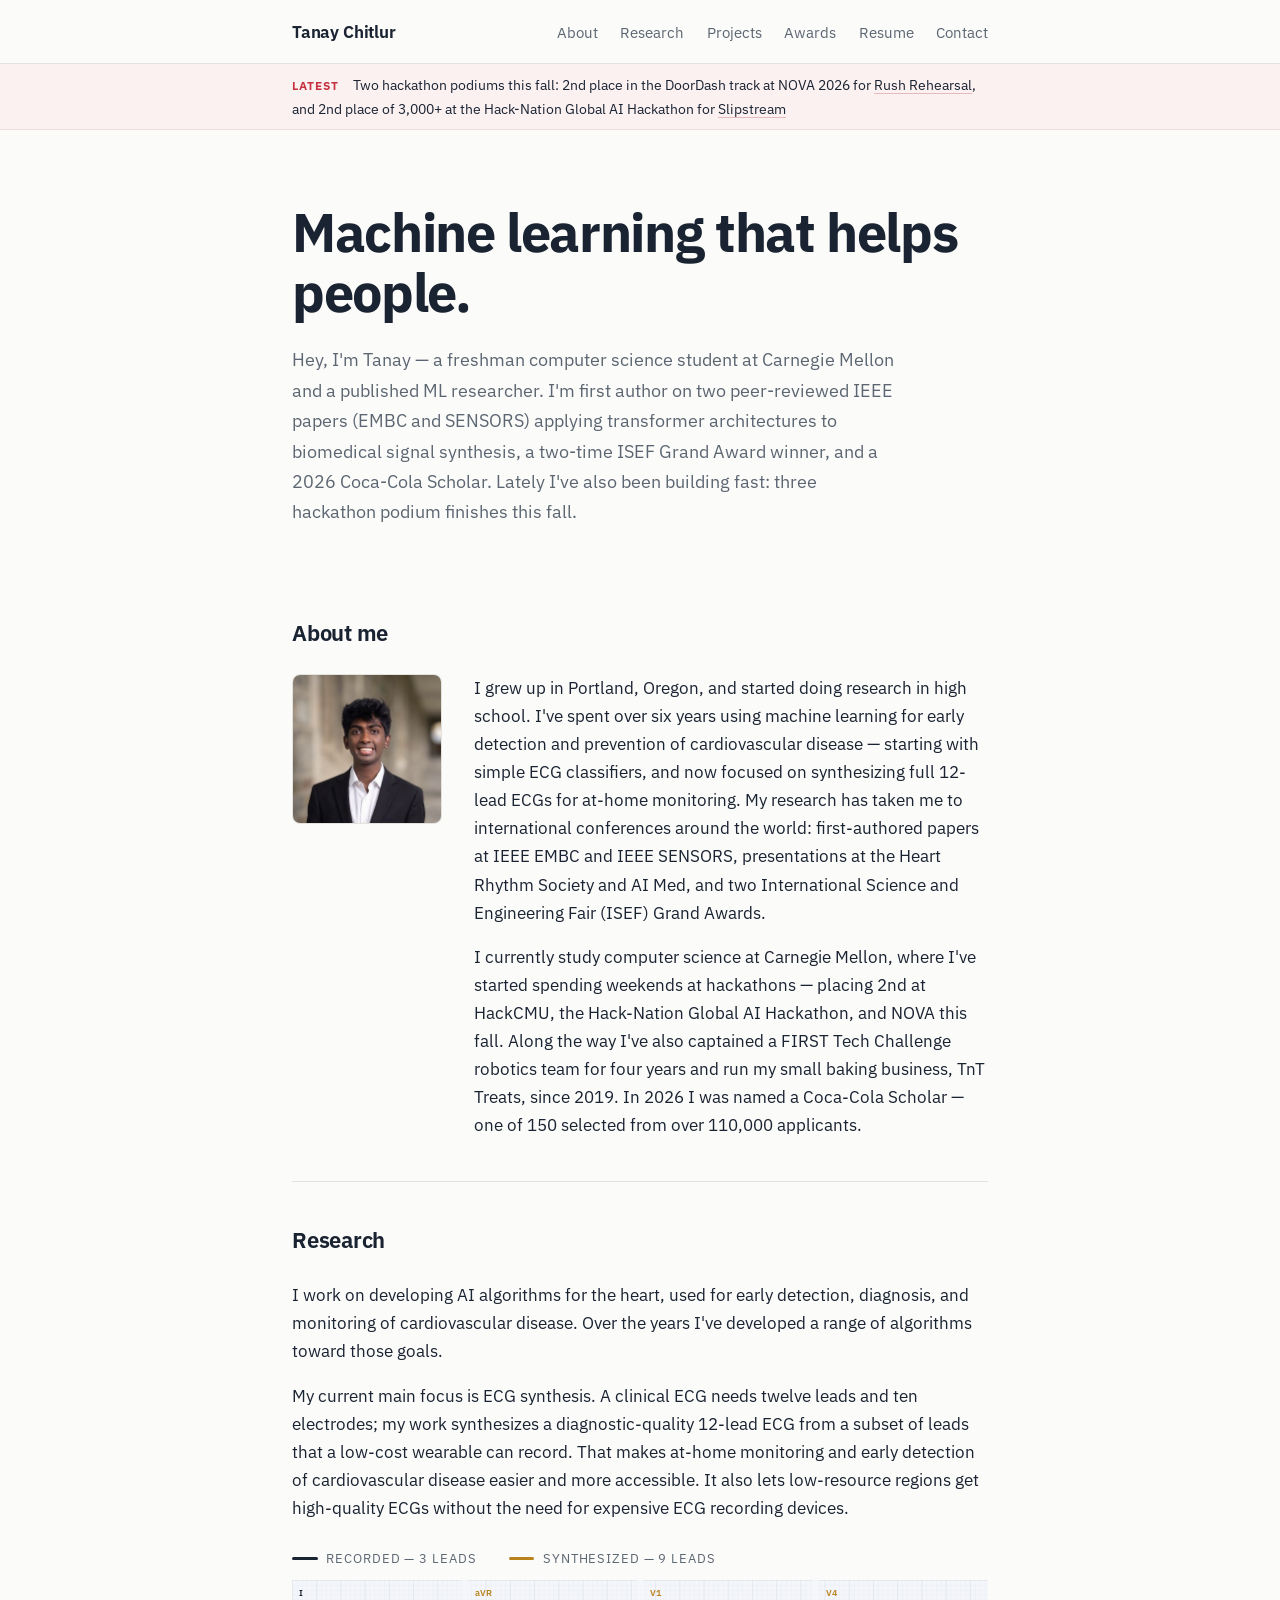
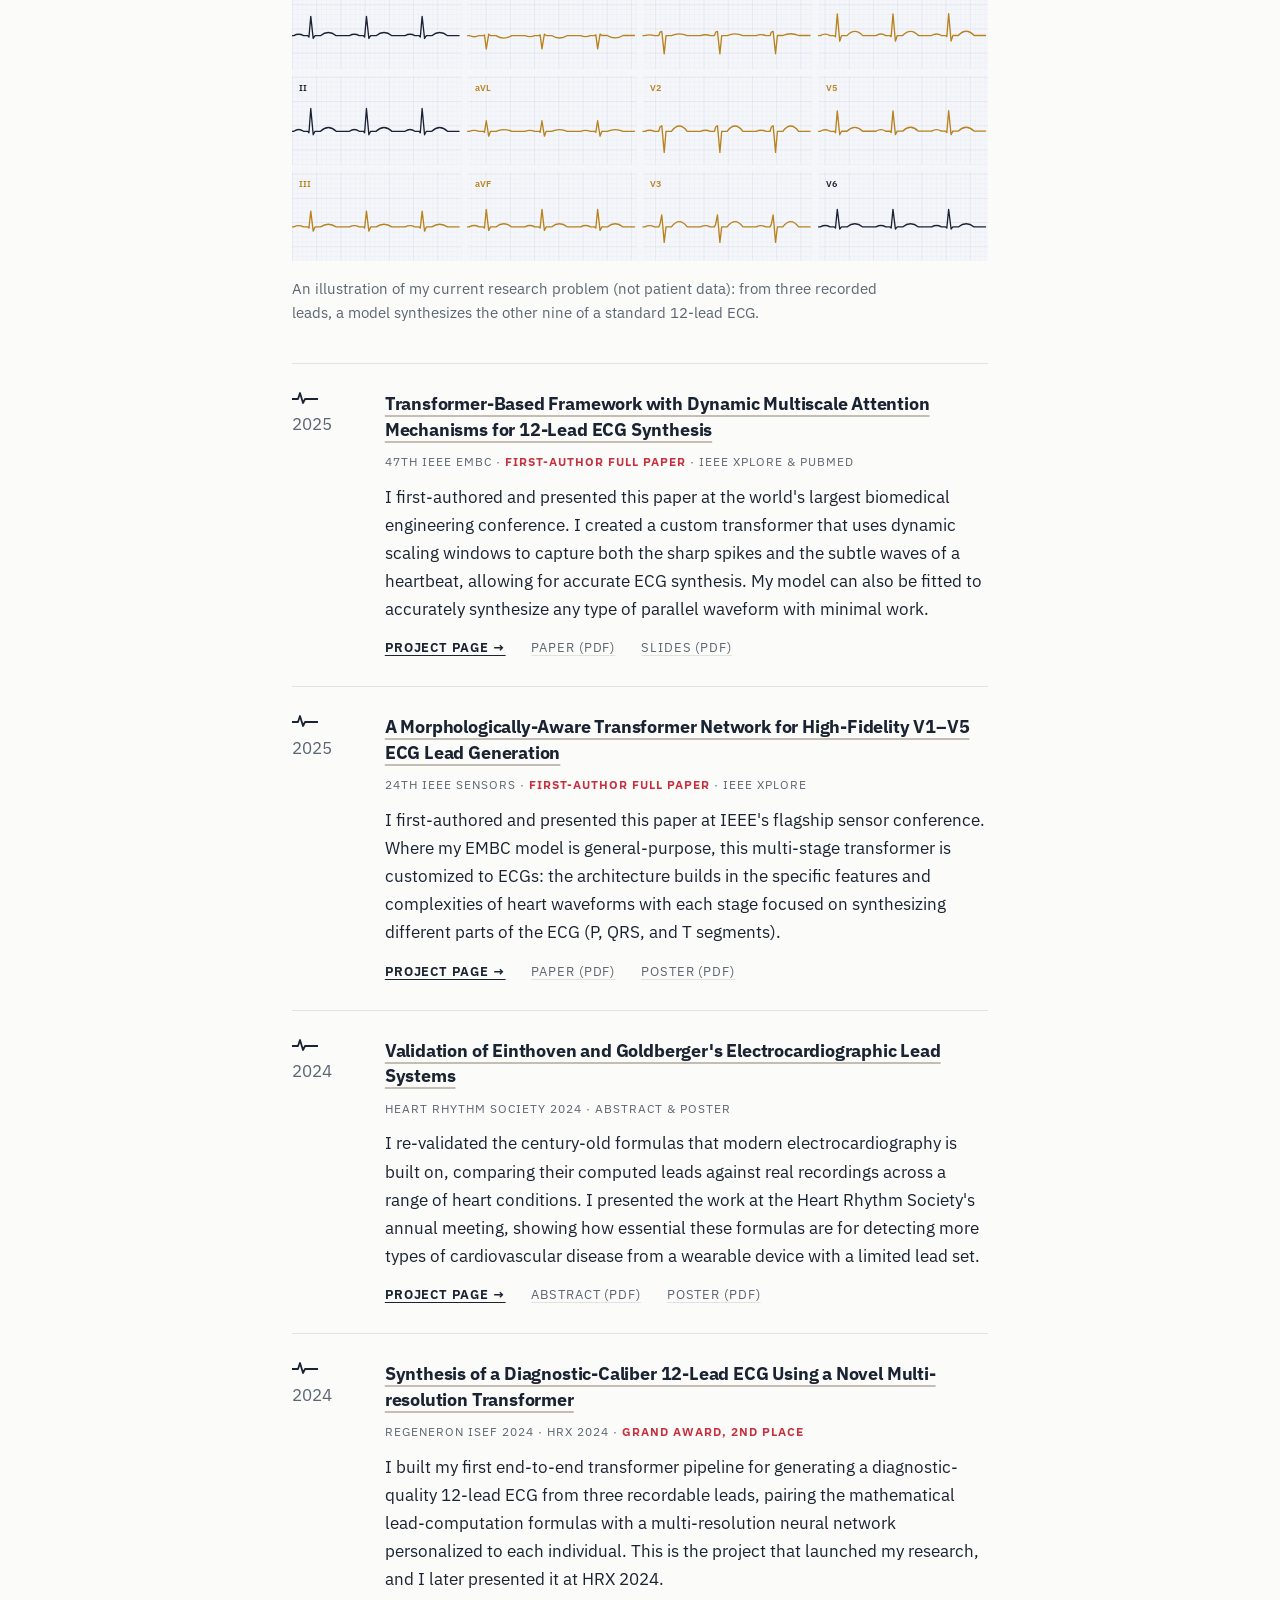
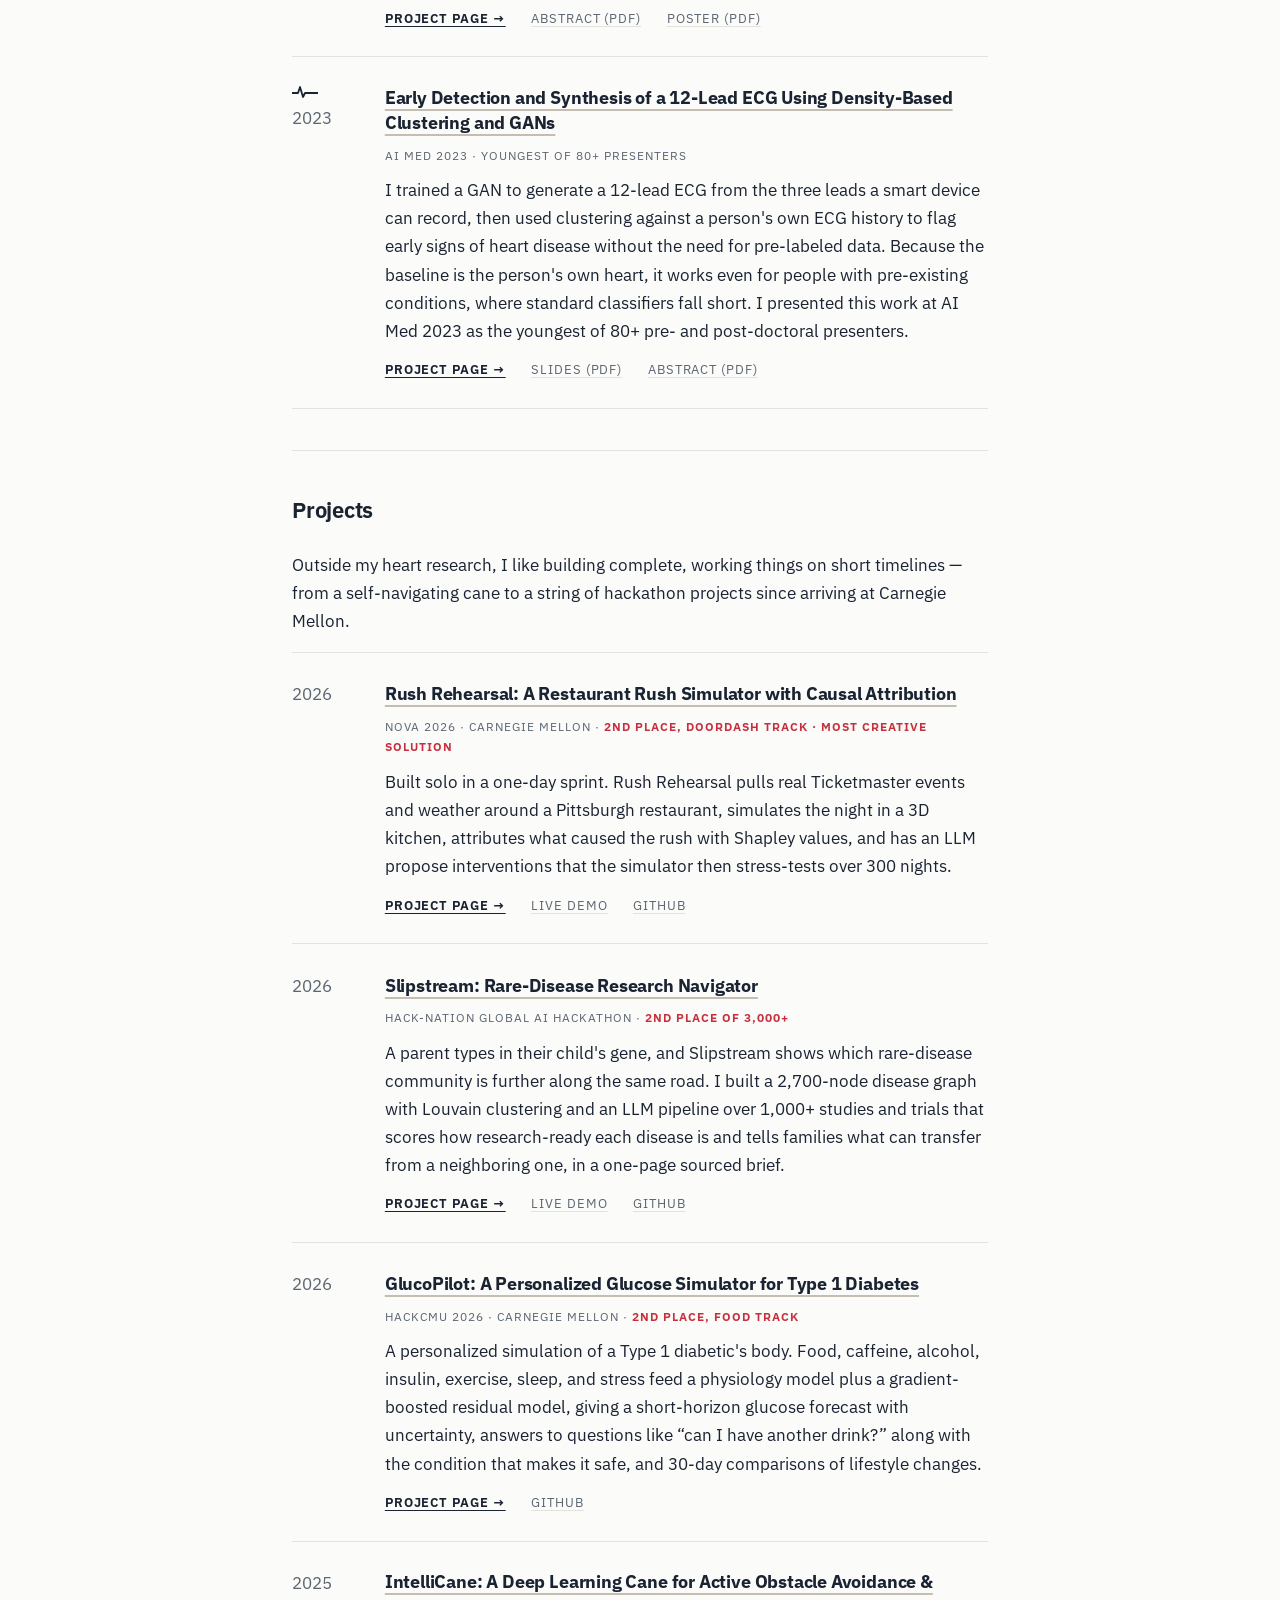
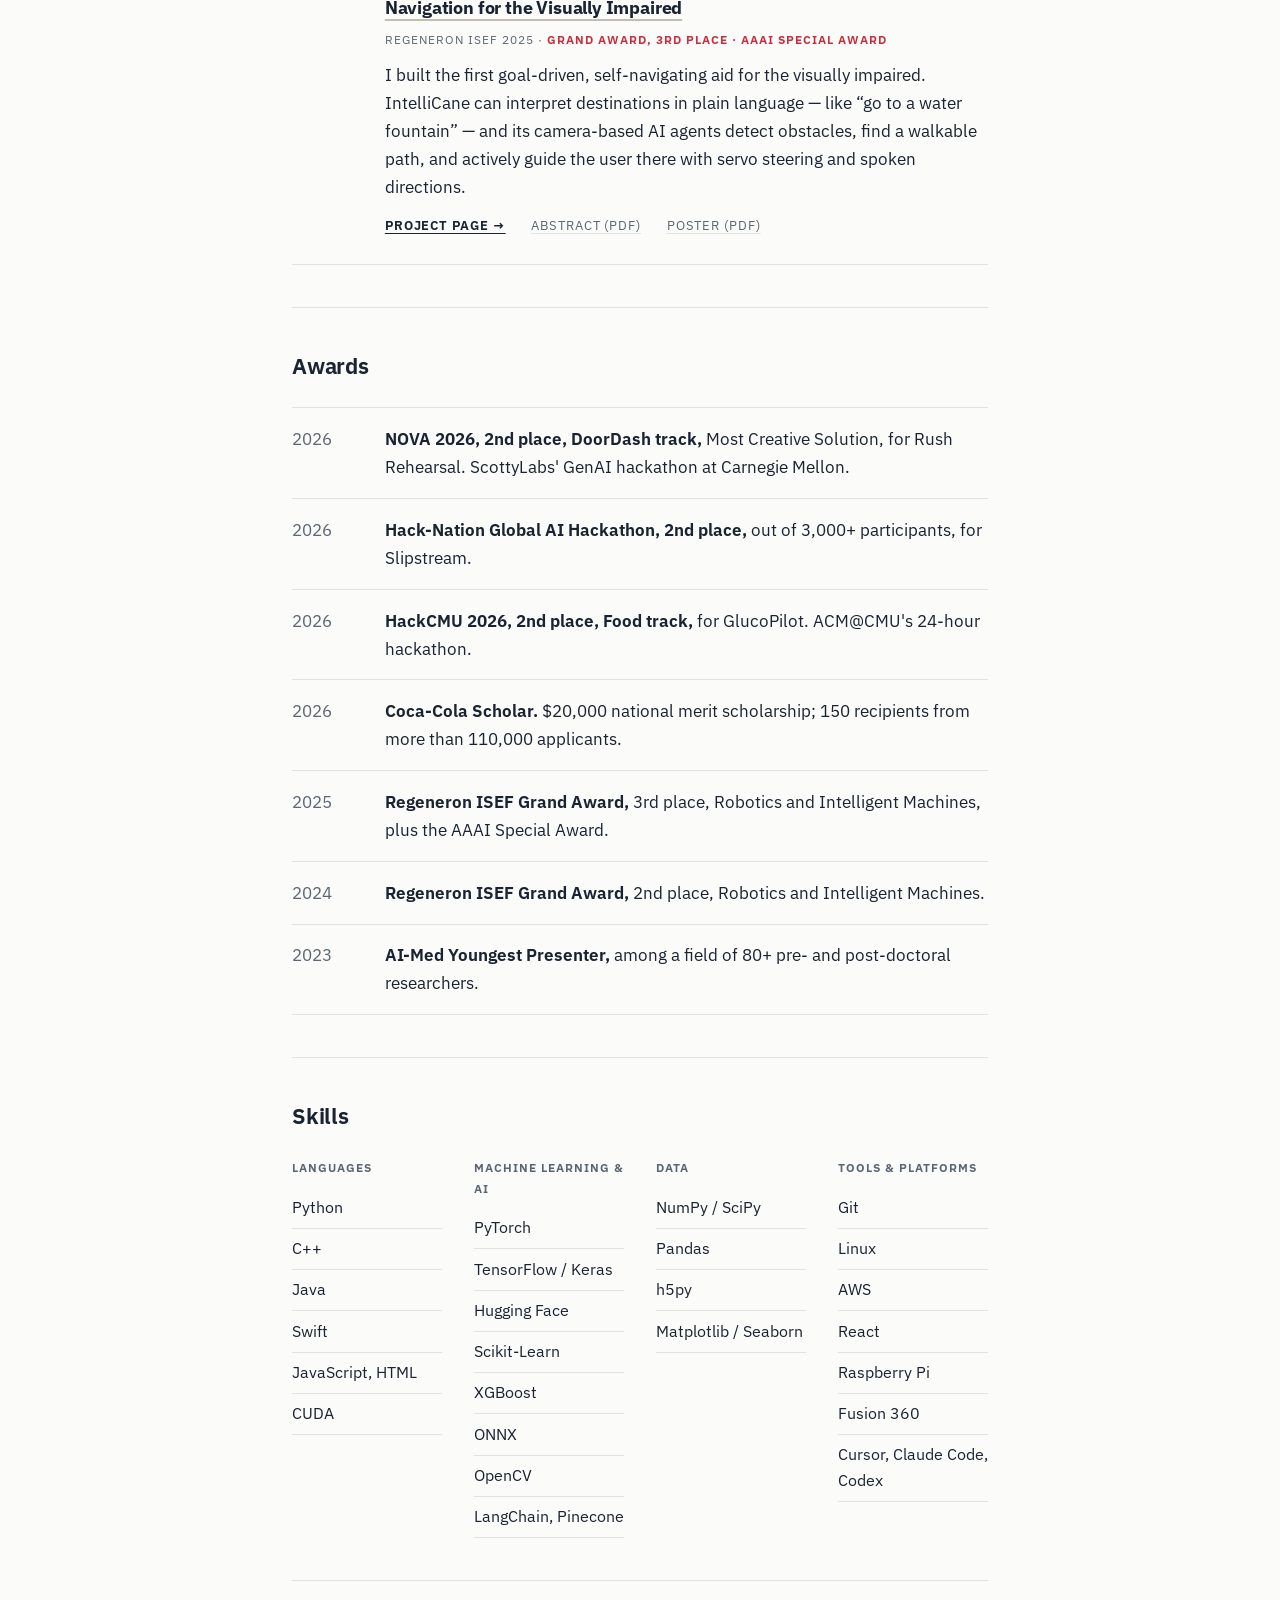
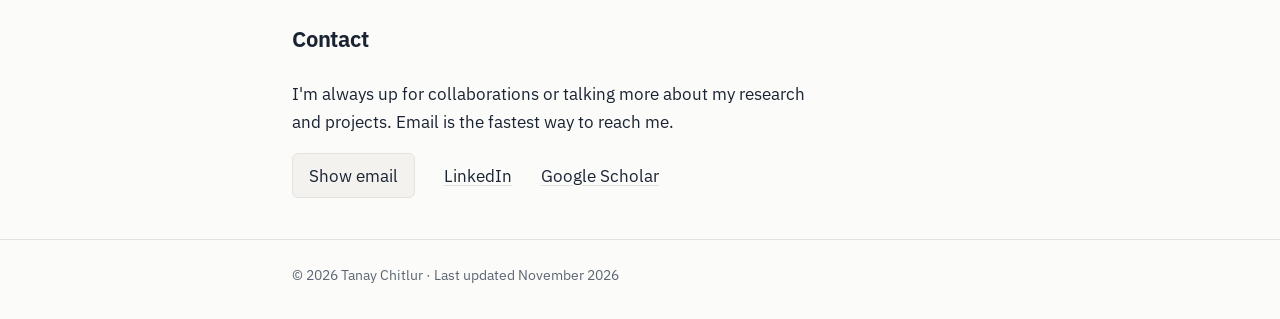
<file: index.html>
<!DOCTYPE html>
<html lang="en">
<head>
<meta charset="utf-8">
<meta name="viewport" content="width=device-width, initial-scale=1">
<title>Tanay Chitlur — ML researcher & CS student</title>
<meta name="description" content="Tanay Chitlur is a Carnegie Mellon computer science student and published machine learning researcher working on transformer architectures for biomedical signal synthesis, and an award-winning hackathon builder.">
<link rel="canonical" href="https://tanaychitlur.com/">
<link rel="icon" href="/favicon.png" sizes="96x96" type="image/png">
<link rel="icon" href="/favicon.ico" sizes="48x48">
<link rel="apple-touch-icon" href="/images/apple-touch-icon.png">
<link rel="preconnect" href="https://fonts.googleapis.com">
<link rel="preconnect" href="https://fonts.gstatic.com" crossorigin>
<link href="https://fonts.googleapis.com/css2?family=IBM+Plex+Sans:wght@400;600;650;700&display=swap" rel="stylesheet">
<link rel="stylesheet" href="css/style.css?v=7">
</head>
<body>

<header class="site">
  <div class="wrap">
    <a class="wordmark" href="index.html">Tanay Chitlur</a>
    <nav class="main">
      <a href="#about">About</a>
      <a href="#research">Research</a>
      <a href="#projects">Projects</a>
      <a href="#awards">Awards</a>
      <a href="files/tanay-chitlur-resume.pdf">Resume</a>
      <a href="#contact">Contact</a>
    </nav>
  </div>
</header>

<div class="update-bar">
  <div class="wrap"><span class="update-label">Latest</span> Two hackathon podiums this fall: 2nd place in the DoorDash track at NOVA 2026 for <a href="projects/nova-2026.html">Rush Rehearsal</a>, and 2nd place of 3,000+ at the Hack-Nation Global AI Hackathon for <a href="projects/hack-nation-2026.html">Slipstream</a></div>
</div>


<main class="wrap">

  <div class="hero">
    <h1>Machine learning that helps people.</h1>
    <p class="lede">Hey, I'm Tanay — a freshman computer science student at Carnegie Mellon and a published ML researcher. I'm first author on two peer-reviewed IEEE papers (EMBC and SENSORS) applying transformer architectures to biomedical signal synthesis, a two-time ISEF Grand Award winner, and a 2026 Coca-Cola Scholar. Lately I've also been building fast: three hackathon podium finishes this fall.</p>
  </div>

  <section id="about">
    <h2>About me</h2>
    <div class="about-grid">
      <img src="images/profile.jpg" alt="Portrait of Tanay Chitlur">
      <div>
        <p>I grew up in Portland, Oregon, and started doing research in high school. I've spent over six years using machine learning for early detection and prevention of cardiovascular disease &mdash; starting with simple ECG classifiers, and now focused on synthesizing full 12-lead ECGs for at-home monitoring. My research has taken me to international conferences around the world: first-authored papers at IEEE EMBC and IEEE SENSORS, presentations at the Heart Rhythm Society and AI Med, and two International Science and Engineering Fair (ISEF) Grand Awards.</p>
        <p>I currently study computer science at Carnegie Mellon, where I've started spending weekends at hackathons &mdash; placing 2nd at HackCMU, the Hack-Nation Global AI Hackathon, and NOVA this fall. Along the way I've also captained a FIRST Tech Challenge robotics team for four years and run my small baking business, TnT Treats, since 2019. In 2026 I was named a Coca-Cola Scholar &mdash; one of 150 selected from over 110,000 applicants.</p>
      </div>
    </div>
  </section>

  <section id="research">
    <h2>Research</h2>
    <p>I work on developing AI algorithms for the heart, used for early detection, diagnosis, and monitoring of cardiovascular disease. Over the years I've developed a range of algorithms toward those goals.</p>

    <p>My current main focus is ECG synthesis. A clinical ECG needs twelve leads and ten electrodes; my work synthesizes a diagnostic-quality 12-lead ECG from a subset of leads that a low-cost wearable can record. That makes at-home monitoring and early detection of cardiovascular disease easier and more accessible. It also lets low-resource regions get high-quality ECGs without the need for expensive ECG recording devices.</p>

    <figure class="ecg-figure">
      <div class="ecg-legend">
        <span><span class="swatch navy"></span>Recorded — 3 leads</span>
        <span><span class="swatch amber"></span>Synthesized — 9 leads</span>
      </div>
      <div class="ecg-scroll"><svg viewBox="0 0 1150 464" xmlns="http://www.w3.org/2000/svg" role="img" aria-label="A 12-lead ECG layout: leads I, II, and V6 are recorded; the other nine leads are synthesized by a model." style="width:100%;height:auto;display:block"><defs><pattern id="gsm" width="8" height="8" patternUnits="userSpaceOnUse"><path d="M 8 0 L 0 0 0 8" fill="none" stroke="#dde2ec" stroke-width="0.6"/></pattern><pattern id="gbg" width="40" height="40" patternUnits="userSpaceOnUse"><path d="M 40 0 L 0 0 0 40" fill="none" stroke="#c9d1e0" stroke-width="0.9"/></pattern></defs><rect width="1150" height="464" fill="#f4f6fa"/><rect x="0" y="0" width="280" height="148" fill="url(#gsm)"/><rect x="0" y="0" width="280" height="148" fill="url(#gbg)"/><text x="12" y="26" font-size="15" font-weight="600" fill="#1a2332">I</text><path d="M 0 92 l 3 0 q 8 -4.6 16 0 l 7 0 l 2 2.3 l 3 -34.2 l 4 36.5 l 3 -4.6 l 9 0 q 13 -10.4 26 0 l 19 0 l 3 0 q 8 -4.6 16 0 l 7 0 l 2 2.3 l 3 -34.2 l 4 36.5 l 3 -4.6 l 9 0 q 13 -10.4 26 0 l 19 0 l 3 0 q 8 -4.6 16 0 l 7 0 l 2 2.3 l 3 -34.2 l 4 36.5 l 3 -4.6 l 9 0 q 13 -10.4 26 0 l 19 0" fill="none" stroke="#1a2332" stroke-width="2.2" stroke-linecap="round" stroke-linejoin="round"/><rect x="290" y="0" width="280" height="148" fill="url(#gsm)"/><rect x="290" y="0" width="280" height="148" fill="url(#gbg)"/><text x="302" y="26" font-size="15" font-weight="600" fill="#b9821d">aVR</text><path d="M 290 92 l 3 0 q 8 3.5 16 0 l 7 0 l 2 -1.2 l 3 23.2 l 4 -24.4 l 3 2.3 l 9 0 q 13 8.1 26 0 l 19 0 l 3 0 q 8 3.5 16 0 l 7 0 l 2 -1.2 l 3 23.2 l 4 -24.4 l 3 2.3 l 9 0 q 13 8.1 26 0 l 19 0 l 3 0 q 8 3.5 16 0 l 7 0 l 2 -1.2 l 3 23.2 l 4 -24.4 l 3 2.3 l 9 0 q 13 8.1 26 0 l 19 0" fill="none" stroke="#b9821d" stroke-width="2.2" stroke-linecap="round" stroke-linejoin="round"/><rect x="580" y="0" width="280" height="148" fill="url(#gsm)"/><rect x="580" y="0" width="280" height="148" fill="url(#gbg)"/><text x="592" y="26" font-size="15" font-weight="600" fill="#b9821d">V1</text><path d="M 580 92 l 3 0 q 8 -2.9 16 0 l 7 0 l 2 -5.8 l 3 -1.2 l 4 37.1 l 3 -30.2 l 9 0 q 13 -5.8 26 0 l 19 0 l 3 0 q 8 -2.9 16 0 l 7 0 l 2 -5.8 l 3 -1.2 l 4 37.1 l 3 -30.2 l 9 0 q 13 -5.8 26 0 l 19 0 l 3 0 q 8 -2.9 16 0 l 7 0 l 2 -5.8 l 3 -1.2 l 4 37.1 l 3 -30.2 l 9 0 q 13 -5.8 26 0 l 19 0" fill="none" stroke="#b9821d" stroke-width="2.2" stroke-linecap="round" stroke-linejoin="round"/><rect x="870" y="0" width="280" height="148" fill="url(#gsm)"/><rect x="870" y="0" width="280" height="148" fill="url(#gbg)"/><text x="882" y="26" font-size="15" font-weight="600" fill="#b9821d">V4</text><path d="M 870 92 l 3 0 q 8 -5.2 16 0 l 7 0 l 2 1.7 l 3 -37.7 l 4 45.2 l 3 -9.3 l 9 0 q 13 -13.9 26 0 l 19 0 l 3 0 q 8 -5.2 16 0 l 7 0 l 2 1.7 l 3 -37.7 l 4 45.2 l 3 -9.3 l 9 0 q 13 -13.9 26 0 l 19 0 l 3 0 q 8 -5.2 16 0 l 7 0 l 2 1.7 l 3 -37.7 l 4 45.2 l 3 -9.3 l 9 0 q 13 -13.9 26 0 l 19 0" fill="none" stroke="#b9821d" stroke-width="2.2" stroke-linecap="round" stroke-linejoin="round"/><rect x="0" y="158" width="280" height="148" fill="url(#gsm)"/><rect x="0" y="158" width="280" height="148" fill="url(#gbg)"/><text x="12" y="184" font-size="15" font-weight="600" fill="#1a2332">II</text><path d="M 0 250 l 3 0 q 8 -5.8 16 0 l 7 0 l 2 2.3 l 3 -40.0 l 4 43.5 l 3 -5.8 l 9 0 q 13 -12.8 26 0 l 19 0 l 3 0 q 8 -5.8 16 0 l 7 0 l 2 2.3 l 3 -40.0 l 4 43.5 l 3 -5.8 l 9 0 q 13 -12.8 26 0 l 19 0 l 3 0 q 8 -5.8 16 0 l 7 0 l 2 2.3 l 3 -40.0 l 4 43.5 l 3 -5.8 l 9 0 q 13 -12.8 26 0 l 19 0" fill="none" stroke="#1a2332" stroke-width="2.2" stroke-linecap="round" stroke-linejoin="round"/><rect x="290" y="158" width="280" height="148" fill="url(#gsm)"/><rect x="290" y="158" width="280" height="148" fill="url(#gbg)"/><text x="302" y="184" font-size="15" font-weight="600" fill="#b9821d">aVL</text><path d="M 290 250 l 3 0 q 8 -2.9 16 0 l 7 0 l 2 1.7 l 3 -19.1 l 4 25.5 l 3 -8.1 l 9 0 q 13 -5.8 26 0 l 19 0 l 3 0 q 8 -2.9 16 0 l 7 0 l 2 1.7 l 3 -19.1 l 4 25.5 l 3 -8.1 l 9 0 q 13 -5.8 26 0 l 19 0 l 3 0 q 8 -2.9 16 0 l 7 0 l 2 1.7 l 3 -19.1 l 4 25.5 l 3 -8.1 l 9 0 q 13 -5.8 26 0 l 19 0" fill="none" stroke="#b9821d" stroke-width="2.2" stroke-linecap="round" stroke-linejoin="round"/><rect x="580" y="158" width="280" height="148" fill="url(#gsm)"/><rect x="580" y="158" width="280" height="148" fill="url(#gbg)"/><text x="592" y="184" font-size="15" font-weight="600" fill="#b9821d">V2</text><path d="M 580 250 l 3 0 q 8 -3.5 16 0 l 7 0 l 2 -7.0 l 3 -2.3 l 4 44.1 l 3 -34.8 l 9 0 q 13 -17.4 26 0 l 19 0 l 3 0 q 8 -3.5 16 0 l 7 0 l 2 -7.0 l 3 -2.3 l 4 44.1 l 3 -34.8 l 9 0 q 13 -17.4 26 0 l 19 0 l 3 0 q 8 -3.5 16 0 l 7 0 l 2 -7.0 l 3 -2.3 l 4 44.1 l 3 -34.8 l 9 0 q 13 -17.4 26 0 l 19 0" fill="none" stroke="#b9821d" stroke-width="2.2" stroke-linecap="round" stroke-linejoin="round"/><rect x="870" y="158" width="280" height="148" fill="url(#gsm)"/><rect x="870" y="158" width="280" height="148" fill="url(#gbg)"/><text x="882" y="184" font-size="15" font-weight="600" fill="#b9821d">V5</text><path d="M 870 250 l 3 0 q 8 -5.2 16 0 l 7 0 l 2 2.3 l 3 -36.0 l 4 39.4 l 3 -5.8 l 9 0 q 13 -12.8 26 0 l 19 0 l 3 0 q 8 -5.2 16 0 l 7 0 l 2 2.3 l 3 -36.0 l 4 39.4 l 3 -5.8 l 9 0 q 13 -12.8 26 0 l 19 0 l 3 0 q 8 -5.2 16 0 l 7 0 l 2 2.3 l 3 -36.0 l 4 39.4 l 3 -5.8 l 9 0 q 13 -12.8 26 0 l 19 0" fill="none" stroke="#b9821d" stroke-width="2.2" stroke-linecap="round" stroke-linejoin="round"/><rect x="0" y="316" width="280" height="148" fill="url(#gsm)"/><rect x="0" y="316" width="280" height="148" fill="url(#gbg)"/><text x="12" y="342" font-size="15" font-weight="600" fill="#b9821d">III</text><path d="M 0 408 l 3 0 q 8 -4.1 16 0 l 7 0 l 2 1.7 l 3 -27.8 l 4 33.1 l 3 -7.0 l 9 0 q 13 -8.7 26 0 l 19 0 l 3 0 q 8 -4.1 16 0 l 7 0 l 2 1.7 l 3 -27.8 l 4 33.1 l 3 -7.0 l 9 0 q 13 -8.7 26 0 l 19 0 l 3 0 q 8 -4.1 16 0 l 7 0 l 2 1.7 l 3 -27.8 l 4 33.1 l 3 -7.0 l 9 0 q 13 -8.7 26 0 l 19 0" fill="none" stroke="#b9821d" stroke-width="2.2" stroke-linecap="round" stroke-linejoin="round"/><rect x="290" y="316" width="280" height="148" fill="url(#gsm)"/><rect x="290" y="316" width="280" height="148" fill="url(#gbg)"/><text x="302" y="342" font-size="15" font-weight="600" fill="#b9821d">aVF</text><path d="M 290 408 l 3 0 q 8 -4.6 16 0 l 7 0 l 2 1.7 l 3 -30.7 l 4 34.8 l 3 -5.8 l 9 0 q 13 -10.4 26 0 l 19 0 l 3 0 q 8 -4.6 16 0 l 7 0 l 2 1.7 l 3 -30.7 l 4 34.8 l 3 -5.8 l 9 0 q 13 -10.4 26 0 l 19 0 l 3 0 q 8 -4.6 16 0 l 7 0 l 2 1.7 l 3 -30.7 l 4 34.8 l 3 -5.8 l 9 0 q 13 -10.4 26 0 l 19 0" fill="none" stroke="#b9821d" stroke-width="2.2" stroke-linecap="round" stroke-linejoin="round"/><rect x="580" y="316" width="280" height="148" fill="url(#gsm)"/><rect x="580" y="316" width="280" height="148" fill="url(#gbg)"/><text x="592" y="342" font-size="15" font-weight="600" fill="#b9821d">V3</text><path d="M 580 408 l 3 0 q 8 -4.1 16 0 l 7 0 l 2 -4.6 l 3 -15.1 l 4 45.2 l 3 -25.5 l 9 0 q 13 -17.4 26 0 l 19 0 l 3 0 q 8 -4.1 16 0 l 7 0 l 2 -4.6 l 3 -15.1 l 4 45.2 l 3 -25.5 l 9 0 q 13 -17.4 26 0 l 19 0 l 3 0 q 8 -4.1 16 0 l 7 0 l 2 -4.6 l 3 -15.1 l 4 45.2 l 3 -25.5 l 9 0 q 13 -17.4 26 0 l 19 0" fill="none" stroke="#b9821d" stroke-width="2.2" stroke-linecap="round" stroke-linejoin="round"/><rect x="870" y="316" width="280" height="148" fill="url(#gsm)"/><rect x="870" y="316" width="280" height="148" fill="url(#gbg)"/><text x="882" y="342" font-size="15" font-weight="600" fill="#1a2332">V6</text><path d="M 870 408 l 3 0 q 8 -4.6 16 0 l 7 0 l 2 1.7 l 3 -30.7 l 4 32.5 l 3 -3.5 l 9 0 q 13 -10.4 26 0 l 19 0 l 3 0 q 8 -4.6 16 0 l 7 0 l 2 1.7 l 3 -30.7 l 4 32.5 l 3 -3.5 l 9 0 q 13 -10.4 26 0 l 19 0 l 3 0 q 8 -4.6 16 0 l 7 0 l 2 1.7 l 3 -30.7 l 4 32.5 l 3 -3.5 l 9 0 q 13 -10.4 26 0 l 19 0" fill="none" stroke="#1a2332" stroke-width="2.2" stroke-linecap="round" stroke-linejoin="round"/></svg></div>
      <span class="scroll-hint">Swipe to see all 12 leads &#8594;</span>
      <figcaption>An illustration of my current research problem (not patient data): from three recorded leads, a model synthesizes the other nine of a standard 12-lead ECG.</figcaption>
    </figure>

    <ol class="pubs">

      <li>
        <div class="pub-year">
          <svg class="pub-mark" viewBox="0 0 26 14" aria-hidden="true"><path d="M0 8 h6 l2 -6 3 10 2 -4 h13"/></svg>
          <span>2025</span>
        </div>
        <div>
          <a class="pub-title" href="projects/embc-2025.html">Transformer-Based Framework with Dynamic Multiscale Attention Mechanisms for 12-Lead ECG Synthesis</a>
          <div class="pub-eyebrow">47th IEEE EMBC · <span class="award-inline">First-author full paper</span> · IEEE Xplore &amp; PubMed</div>
          <p class="pub-summary">I first-authored and presented this paper at the world's largest biomedical engineering conference. I created a custom transformer that uses dynamic scaling windows to capture both the sharp spikes and the subtle waves of a heartbeat, allowing for accurate ECG synthesis. My model can also be fitted to accurately synthesize any type of parallel waveform with minimal work.</p>
          <div class="pub-links">
            <a class="primary" href="projects/embc-2025.html">Project page &#8594;</a>
            <a href="files/embc-2025-paper.pdf" target="_blank" rel="noopener">Paper (PDF)</a>
            <a href="files/embc-2025-presentation.pdf" target="_blank" rel="noopener">Slides (PDF)</a>
          </div>
        </div>
      </li>

      <li>
        <div class="pub-year">
          <svg class="pub-mark" viewBox="0 0 26 14" aria-hidden="true"><path d="M0 8 h6 l2 -6 3 10 2 -4 h13"/></svg>
          <span>2025</span>
        </div>
        <div>
          <a class="pub-title" href="projects/sensors-2025.html">A Morphologically-Aware Transformer Network for High-Fidelity V1&ndash;V5 ECG Lead Generation</a>
          <div class="pub-eyebrow">24th IEEE Sensors · <span class="award-inline">First-author full paper</span> · IEEE Xplore</div>
          <p class="pub-summary">I first-authored and presented this paper at IEEE's flagship sensor conference. Where my EMBC model is general-purpose, this multi-stage transformer is customized to ECGs: the architecture builds in the specific features and complexities of heart waveforms with each stage focused on synthesizing different parts of the ECG (P, QRS, and T segments).</p>
          <div class="pub-links">
            <a class="primary" href="projects/sensors-2025.html">Project page &#8594;</a>
            <a href="files/sensors-2025-paper.pdf" target="_blank" rel="noopener">Paper (PDF)</a>
            <a href="files/sensors-2025-poster.pdf" target="_blank" rel="noopener">Poster (PDF)</a>
          </div>
        </div>
      </li>

      <li>
        <div class="pub-year">
          <svg class="pub-mark" viewBox="0 0 26 14" aria-hidden="true"><path d="M0 8 h6 l2 -6 3 10 2 -4 h13"/></svg>
          <span>2024</span>
        </div>
        <div>
          <a class="pub-title" href="projects/hrs-2024.html">Validation of Einthoven and Goldberger's Electrocardiographic Lead Systems</a>
          <div class="pub-eyebrow">Heart Rhythm Society 2024 · Abstract &amp; poster</div>
          <p class="pub-summary">I re-validated the century-old formulas that modern electrocardiography is built on, comparing their computed leads against real recordings across a range of heart conditions. I presented the work at the Heart Rhythm Society's annual meeting, showing how essential these formulas are for detecting more types of cardiovascular disease from a wearable device with a limited lead set.</p>
          <div class="pub-links">
            <a class="primary" href="projects/hrs-2024.html">Project page &#8594;</a>
            <a href="files/hrs-2024-abstract.pdf" target="_blank" rel="noopener">Abstract (PDF)</a>
            <a href="files/hrs-2024-poster.pdf" target="_blank" rel="noopener">Poster (PDF)</a>
          </div>
        </div>
      </li>

      <li>
        <div class="pub-year">
          <svg class="pub-mark" viewBox="0 0 26 14" aria-hidden="true"><path d="M0 8 h6 l2 -6 3 10 2 -4 h13"/></svg>
          <span>2024</span>
        </div>
        <div>
          <a class="pub-title" href="projects/isef-2024.html">Synthesis of a Diagnostic-Caliber 12-Lead ECG Using a Novel Multi-resolution Transformer</a>
          <div class="pub-eyebrow">Regeneron ISEF 2024 · HRX 2024 · <span class="award-inline">Grand Award, 2nd place</span></div>
          <p class="pub-summary">I built my first end-to-end transformer pipeline for generating a diagnostic-quality 12-lead ECG from three recordable leads, pairing the mathematical lead-computation formulas with a multi-resolution neural network personalized to each individual. This is the project that launched my research, and I later presented it at HRX 2024.</p>
          <div class="pub-links">
            <a class="primary" href="projects/isef-2024.html">Project page &#8594;</a>
            <a href="files/isef-2024-abstract.pdf" target="_blank" rel="noopener">Abstract (PDF)</a>
            <a href="files/isef-2024-poster.pdf" target="_blank" rel="noopener">Poster (PDF)</a>
          </div>
        </div>
      </li>

      <li>
        <div class="pub-year">
          <svg class="pub-mark" viewBox="0 0 26 14" aria-hidden="true"><path d="M0 8 h6 l2 -6 3 10 2 -4 h13"/></svg>
          <span>2023</span>
        </div>
        <div>
          <a class="pub-title" href="projects/ai-med-2023.html">Early Detection and Synthesis of a 12-Lead ECG Using Density-Based Clustering and GANs</a>
          <div class="pub-eyebrow">AI Med 2023 · Youngest of 80+ presenters</div>
          <p class="pub-summary">I trained a GAN to generate a 12-lead ECG from the three leads a smart device can record, then used clustering against a person's own ECG history to flag early signs of heart disease without the need for pre-labeled data. Because the baseline is the person's own heart, it works even for people with pre-existing conditions, where standard classifiers fall short. I presented this work at AI Med 2023 as the youngest of 80+ pre- and post-doctoral presenters.</p>
          <div class="pub-links">
            <a class="primary" href="projects/ai-med-2023.html">Project page &#8594;</a>
            <a href="files/ai-med-2023-presentation.pdf" target="_blank" rel="noopener">Slides (PDF)</a>
            <a href="files/ai-med-2023-abstract.pdf" target="_blank" rel="noopener">Abstract (PDF)</a>
          </div>
        </div>
      </li>

    </ol>
  </section>

  <section id="projects">
    <h2>Projects</h2>
    <p>Outside my heart research, I like building complete, working things on short timelines &mdash; from a self-navigating cane to a string of hackathon projects since arriving at Carnegie Mellon.</p>

    <ol class="pubs">

      <li>
        <div class="pub-year">
          <span>2026</span>
        </div>
        <div>
          <a class="pub-title" href="projects/nova-2026.html">Rush Rehearsal: A Restaurant Rush Simulator with Causal Attribution</a>
          <div class="pub-eyebrow">NOVA 2026 · Carnegie Mellon · <span class="award-inline">2nd place, DoorDash track · Most Creative Solution</span></div>
          <p class="pub-summary">Built solo in a one-day sprint. Rush Rehearsal pulls real Ticketmaster events and weather around a Pittsburgh restaurant, simulates the night in a 3D kitchen, attributes what caused the rush with Shapley values, and has an LLM propose interventions that the simulator then stress-tests over 300 nights.</p>
          <div class="pub-links">
            <a class="primary" href="projects/nova-2026.html">Project page &#8594;</a>
            <a href="https://rushhour-psi.vercel.app/" target="_blank" rel="noopener">Live demo</a>
            <a href="https://github.com/tchitlur/rushhour" target="_blank" rel="noopener">GitHub</a>
          </div>
        </div>
      </li>

      <li>
        <div class="pub-year">
          <span>2026</span>
        </div>
        <div>
          <a class="pub-title" href="projects/hack-nation-2026.html">Slipstream: Rare-Disease Research Navigator</a>
          <div class="pub-eyebrow">Hack-Nation Global AI Hackathon · <span class="award-inline">2nd place of 3,000+</span></div>
          <p class="pub-summary">A parent types in their child's gene, and Slipstream shows which rare-disease community is further along the same road. I built a 2,700-node disease graph with Louvain clustering and an LLM pipeline over 1,000+ studies and trials that scores how research-ready each disease is and tells families what can transfer from a neighboring one, in a one-page sourced brief.</p>
          <div class="pub-links">
            <a class="primary" href="projects/hack-nation-2026.html">Project page &#8594;</a>
            <a href="https://slipstreamhackathon.vercel.app/" target="_blank" rel="noopener">Live demo</a>
            <a href="https://github.com/tchitlur/slipstream_hackathon" target="_blank" rel="noopener">GitHub</a>
          </div>
        </div>
      </li>

      <li>
        <div class="pub-year">
          <span>2026</span>
        </div>
        <div>
          <a class="pub-title" href="projects/hackcmu-2026.html">GlucoPilot: A Personalized Glucose Simulator for Type 1 Diabetes</a>
          <div class="pub-eyebrow">HackCMU 2026 · Carnegie Mellon · <span class="award-inline">2nd place, Food track</span></div>
          <p class="pub-summary">A personalized simulation of a Type 1 diabetic's body. Food, caffeine, alcohol, insulin, exercise, sleep, and stress feed a physiology model plus a gradient-boosted residual model, giving a short-horizon glucose forecast with uncertainty, answers to questions like &ldquo;can I have another drink?&rdquo; along with the condition that makes it safe, and 30-day comparisons of lifestyle changes.</p>
          <div class="pub-links">
            <a class="primary" href="projects/hackcmu-2026.html">Project page &#8594;</a>
            <a href="https://github.com/tchitlur/diabetesbotty" target="_blank" rel="noopener">GitHub</a>
          </div>
        </div>
      </li>

      <li>
        <div class="pub-year">
          <span>2025</span>
        </div>
        <div>
          <a class="pub-title" href="projects/isef-2025.html">IntelliCane: A Deep Learning Cane for Active Obstacle Avoidance &amp; Navigation for the Visually Impaired</a>
          <div class="pub-eyebrow">Regeneron ISEF 2025 · <span class="award-inline">Grand Award, 3rd place · AAAI Special Award</span></div>
          <p class="pub-summary">I built the first goal-driven, self-navigating aid for the visually impaired. IntelliCane can interpret destinations in plain language &mdash; like &ldquo;go to a water fountain&rdquo; &mdash; and its camera-based AI agents detect obstacles, find a walkable path, and actively guide the user there with servo steering and spoken directions.</p>
          <div class="pub-links">
            <a class="primary" href="projects/isef-2025.html">Project page &#8594;</a>
            <a href="files/isef-2025-abstract.pdf" target="_blank" rel="noopener">Abstract (PDF)</a>
            <a href="files/isef-2025-poster.pdf" target="_blank" rel="noopener">Poster (PDF)</a>
          </div>
        </div>
      </li>

    </ol>
  </section>

  <section id="awards">
    <h2>Awards</h2>
    <ol class="awards">
      <li><span class="award-year">2026</span><div><strong>NOVA 2026, 2nd place, DoorDash track,</strong> Most Creative Solution, for Rush Rehearsal. ScottyLabs' GenAI hackathon at Carnegie Mellon.</div></li>
      <li><span class="award-year">2026</span><div><strong>Hack-Nation Global AI Hackathon, 2nd place,</strong> out of 3,000+ participants, for Slipstream.</div></li>
      <li><span class="award-year">2026</span><div><strong>HackCMU 2026, 2nd place, Food track,</strong> for GlucoPilot. ACM@CMU's 24-hour hackathon.</div></li>
      <li><span class="award-year">2026</span><div><strong>Coca-Cola Scholar.</strong> $20,000 national merit scholarship; 150 recipients from more than 110,000 applicants.</div></li>
      <li><span class="award-year">2025</span><div><strong>Regeneron ISEF Grand Award,</strong> 3rd place, Robotics and Intelligent Machines, plus the AAAI Special Award.</div></li>
      <li><span class="award-year">2024</span><div><strong>Regeneron ISEF Grand Award,</strong> 2nd place, Robotics and Intelligent Machines.</div></li>
      <li><span class="award-year">2023</span><div><strong>AI-Med Youngest Presenter,</strong> among a field of 80+ pre- and post-doctoral researchers.</div></li>
    </ol>
  </section>

  <section id="skills">
    <h2>Skills</h2>
    <div class="tools-grid">
      <div>
        <h3>Languages</h3>
        <ul><li>Python</li><li>C++</li><li>Java</li><li>Swift</li><li>JavaScript, HTML</li><li>CUDA</li></ul>
      </div>
      <div>
        <h3>Machine learning &amp; AI</h3>
        <ul><li>PyTorch</li><li>TensorFlow / Keras</li><li>Hugging Face</li><li>Scikit-Learn</li><li>XGBoost</li><li>ONNX</li><li>OpenCV</li><li>LangChain, Pinecone</li></ul>
      </div>
      <div>
        <h3>Data</h3>
        <ul><li>NumPy / SciPy</li><li>Pandas</li><li>h5py</li><li>Matplotlib / Seaborn</li></ul>
      </div>
      <div>
        <h3>Tools &amp; platforms</h3>
        <ul><li>Git</li><li>Linux</li><li>AWS</li><li>React</li><li>Raspberry Pi</li><li>Fusion 360</li><li>Cursor, Claude Code, Codex</li></ul>
      </div>
    </div>
  </section>

  <section id="contact">
    <h2>Contact</h2>
    <p>I'm always up for collaborations or talking more about my research and projects. Email is the fastest way to reach me.</p>
    <div class="contact-links">
      <button class="reveal" id="email-btn" type="button">Show email</button>
      <a href="https://www.linkedin.com/in/tanay-chitlur" target="_blank" rel="noopener">LinkedIn</a>
      <a href="https://scholar.google.com/citations?user=zGaX3HcAAAAJ" target="_blank" rel="noopener">Google Scholar</a>
    </div>
  </section>

</main>

<footer class="site">
  <div class="wrap">© 2026 Tanay Chitlur · Last updated November 2026</div>
</footer>

<script>
document.getElementById('email-btn').addEventListener('click', function () {
  var at = '\u0040';
  var addrs = [
    ['tanay', 'chitlur'].join('.') + at + ['gmail', 'com'].join('.'),
    'tchitlur' + at + ['andrew', 'cmu', 'edu'].join('.')
  ];
  var span = document.createElement('span');
  span.className = 'contact-links';
  addrs.forEach(function (addr) {
    var a = document.createElement('a');
    a.href = 'mailto:' + addr;
    a.textContent = addr;
    span.appendChild(a);
  });
  this.replaceWith(span);
}, { once: true });
</script>

</body>
</html>
</file>
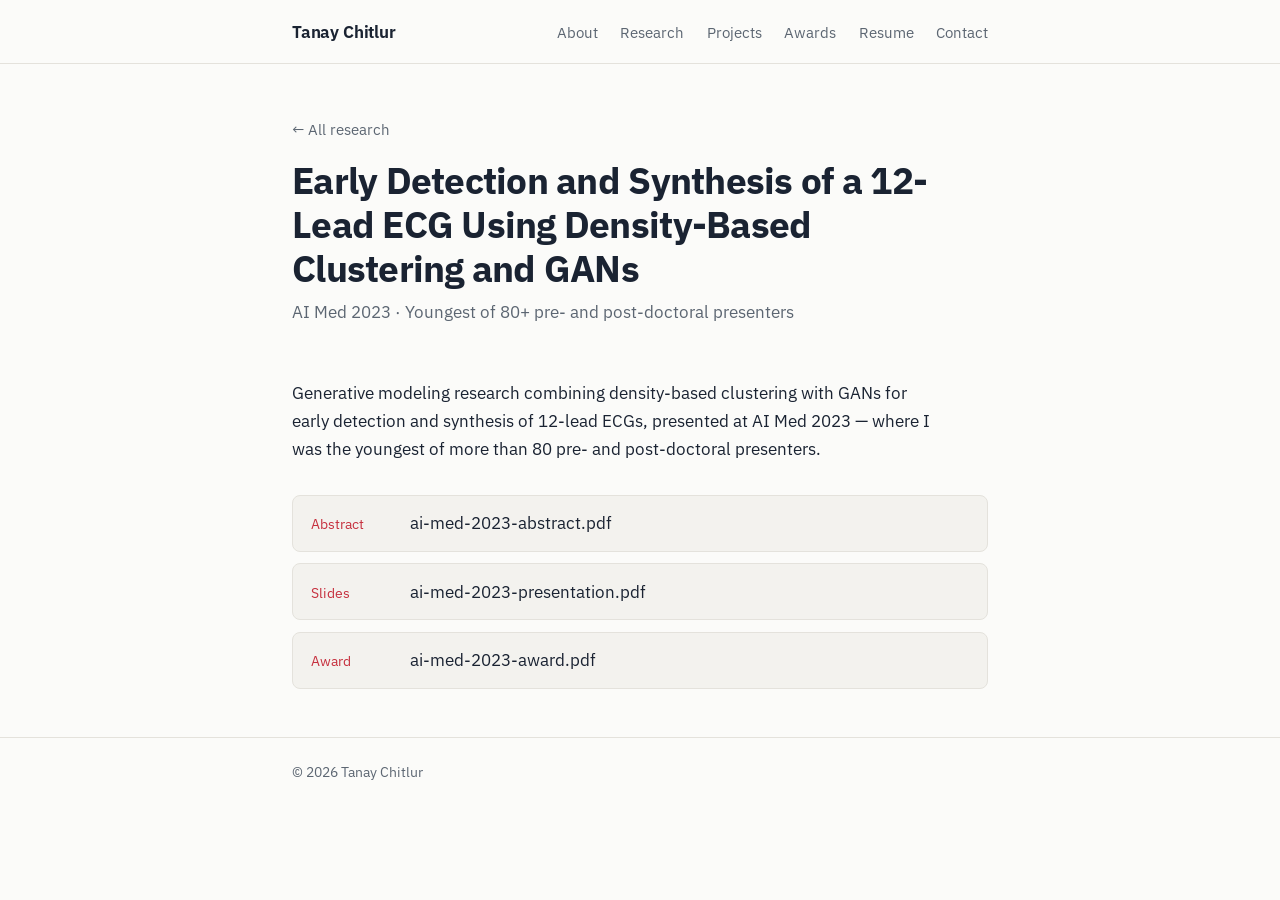
<file: projects/ai-med-2023.html>
<!DOCTYPE html>
<html lang="en">
<head>
<meta charset="utf-8">
<meta name="viewport" content="width=device-width, initial-scale=1">
<title>Early Detection and Synthesis of a 12-Lead ECG Using Density-Based Clustering and GANs — Tanay Chitlur</title>
<meta name="description" content="Generative modeling research combining density-based clustering with GANs for early detection and synthesis of 12-lead ECGs, presented at AI Med 2023 — where I was the youngest of more than 80 pre- and post-doctoral presenters.">
<link rel="canonical" href="https://tanaychitlur.com/projects/ai-med-2023.html">
<link rel="icon" href="/favicon.png" sizes="96x96" type="image/png">
<link rel="icon" href="/favicon.ico" sizes="48x48">
<link rel="apple-touch-icon" href="/images/apple-touch-icon.png">
<link rel="preconnect" href="https://fonts.googleapis.com">
<link rel="preconnect" href="https://fonts.gstatic.com" crossorigin>
<link href="https://fonts.googleapis.com/css2?family=IBM+Plex+Sans:wght@400;600;650;700&display=swap" rel="stylesheet">
<link rel="stylesheet" href="../css/style.css?v=7">
</head>
<body>

<header class="site">
  <div class="wrap">
    <a class="wordmark" href="../index.html">Tanay Chitlur</a>
    <nav class="main">
      <a href="../index.html#about">About</a>
      <a href="../index.html#research">Research</a>
      <a href="../index.html#projects">Projects</a>
      <a href="../index.html#awards">Awards</a>
      <a href="../files/tanay-chitlur-resume.pdf">Resume</a>
      <a href="../index.html#contact">Contact</a>
    </nav>
  </div>
</header>

<main class="wrap">
  <div class="project-head">
    <a class="crumb" href="../index.html#research">&#8592; All research</a>
    <h1>Early Detection and Synthesis of a 12-Lead ECG Using Density-Based Clustering and GANs</h1>
    <p class="project-meta">AI Med 2023 · Youngest of 80+ pre- and post-doctoral presenters</p>
  </div>

  <div class="project-body">
    <p>Generative modeling research combining density-based clustering with GANs for early detection and synthesis of 12-lead ECGs, presented at AI Med 2023 &mdash; where I was the youngest of more than 80 pre- and post-doctoral presenters.</p>
    <ul class="doc-list">
      <li><a href="../files/ai-med-2023-abstract.pdf" target="_blank" rel="noopener"><span class="doc-kind">Abstract</span> ai-med-2023-abstract.pdf</a></li>
      <li><a href="../files/ai-med-2023-presentation.pdf" target="_blank" rel="noopener"><span class="doc-kind">Slides</span> ai-med-2023-presentation.pdf</a></li>
      <li><a href="../files/ai-med-2023-award.pdf" target="_blank" rel="noopener"><span class="doc-kind">Award</span> ai-med-2023-award.pdf</a></li>
    </ul>

  </div>
</main>

<footer class="site">
  <div class="wrap">© 2026 Tanay Chitlur</div>
</footer>

</body>
</html>
</file>
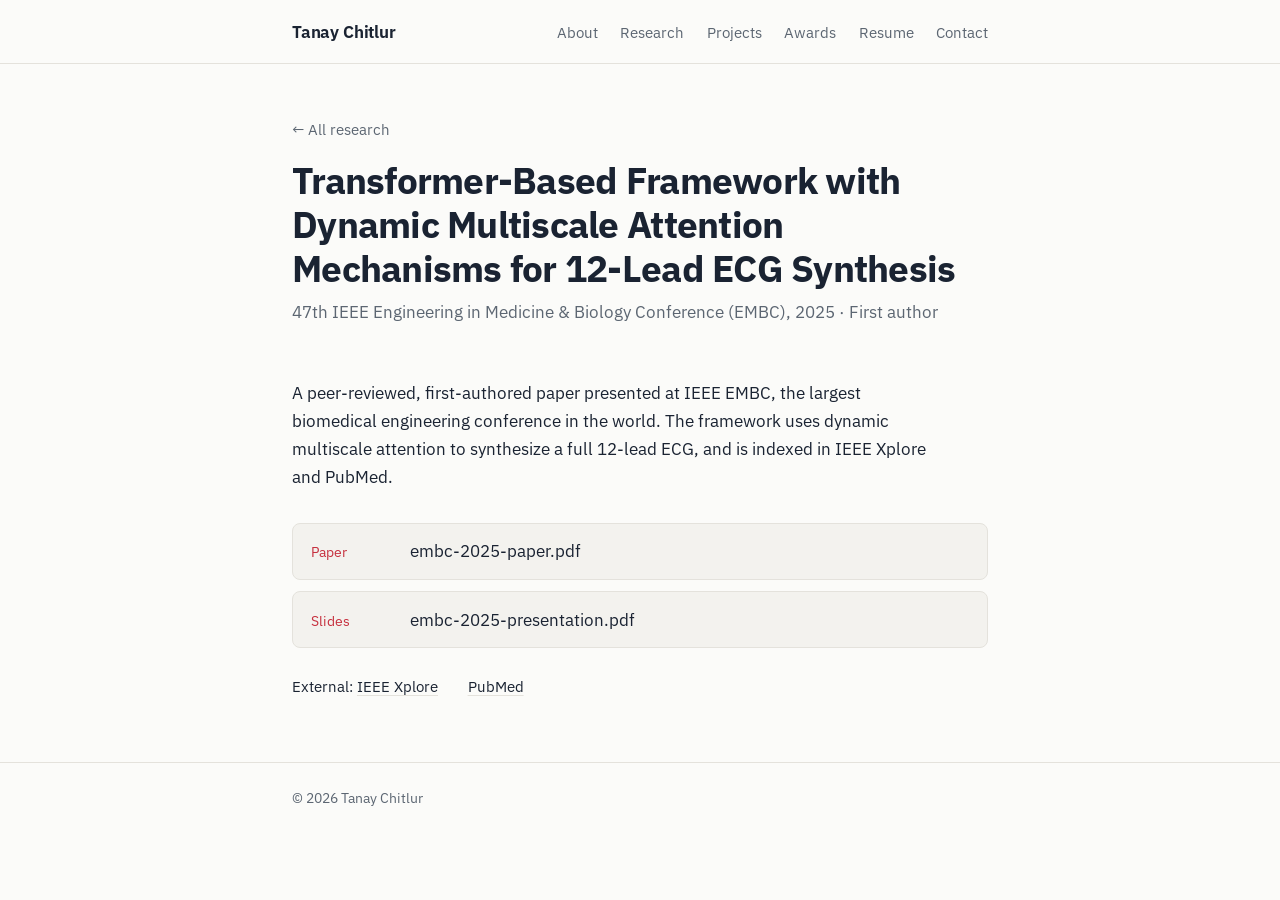
<file: projects/embc-2025.html>
<!DOCTYPE html>
<html lang="en">
<head>
<meta charset="utf-8">
<meta name="viewport" content="width=device-width, initial-scale=1">
<title>Transformer-Based Framework with Dynamic Multiscale Attention Mechanisms for 12-Lead ECG Synthesis — Tanay Chitlur</title>
<meta name="description" content="A peer-reviewed, first-authored paper presented at IEEE EMBC, the largest biomedical engineering conference in the world. The framework uses dynamic multiscale attention to synthesize a full 12-lead ECG, and is indexed in IEEE Xplore and PubMed.">
<link rel="canonical" href="https://tanaychitlur.com/projects/embc-2025.html">
<link rel="icon" href="/favicon.png" sizes="96x96" type="image/png">
<link rel="icon" href="/favicon.ico" sizes="48x48">
<link rel="apple-touch-icon" href="/images/apple-touch-icon.png">
<link rel="preconnect" href="https://fonts.googleapis.com">
<link rel="preconnect" href="https://fonts.gstatic.com" crossorigin>
<link href="https://fonts.googleapis.com/css2?family=IBM+Plex+Sans:wght@400;600;650;700&display=swap" rel="stylesheet">
<link rel="stylesheet" href="../css/style.css?v=7">
</head>
<body>

<header class="site">
  <div class="wrap">
    <a class="wordmark" href="../index.html">Tanay Chitlur</a>
    <nav class="main">
      <a href="../index.html#about">About</a>
      <a href="../index.html#research">Research</a>
      <a href="../index.html#projects">Projects</a>
      <a href="../index.html#awards">Awards</a>
      <a href="../files/tanay-chitlur-resume.pdf">Resume</a>
      <a href="../index.html#contact">Contact</a>
    </nav>
  </div>
</header>

<main class="wrap">
  <div class="project-head">
    <a class="crumb" href="../index.html#research">&#8592; All research</a>
    <h1>Transformer-Based Framework with Dynamic Multiscale Attention Mechanisms for 12-Lead ECG Synthesis</h1>
    <p class="project-meta">47th IEEE Engineering in Medicine &amp; Biology Conference (EMBC), 2025 · First author</p>
  </div>

  <div class="project-body">
    <p>A peer-reviewed, first-authored paper presented at IEEE EMBC, the largest biomedical engineering conference in the world. The framework uses dynamic multiscale attention to synthesize a full 12-lead ECG, and is indexed in IEEE Xplore and PubMed.</p>
    <ul class="doc-list">
      <li><a href="../files/embc-2025-paper.pdf" target="_blank" rel="noopener"><span class="doc-kind">Paper</span> embc-2025-paper.pdf</a></li>
      <li><a href="../files/embc-2025-presentation.pdf" target="_blank" rel="noopener"><span class="doc-kind">Slides</span> embc-2025-presentation.pdf</a></li>
    </ul>
    <p class="ext-links">External: <a href="https://ieeexplore.ieee.org/document/11252936" target="_blank" rel="noopener">IEEE Xplore</a> <a href="https://pubmed.ncbi.nlm.nih.gov/41336013/" target="_blank" rel="noopener">PubMed</a></p>
  </div>
</main>

<footer class="site">
  <div class="wrap">© 2026 Tanay Chitlur</div>
</footer>

</body>
</html>
</file>
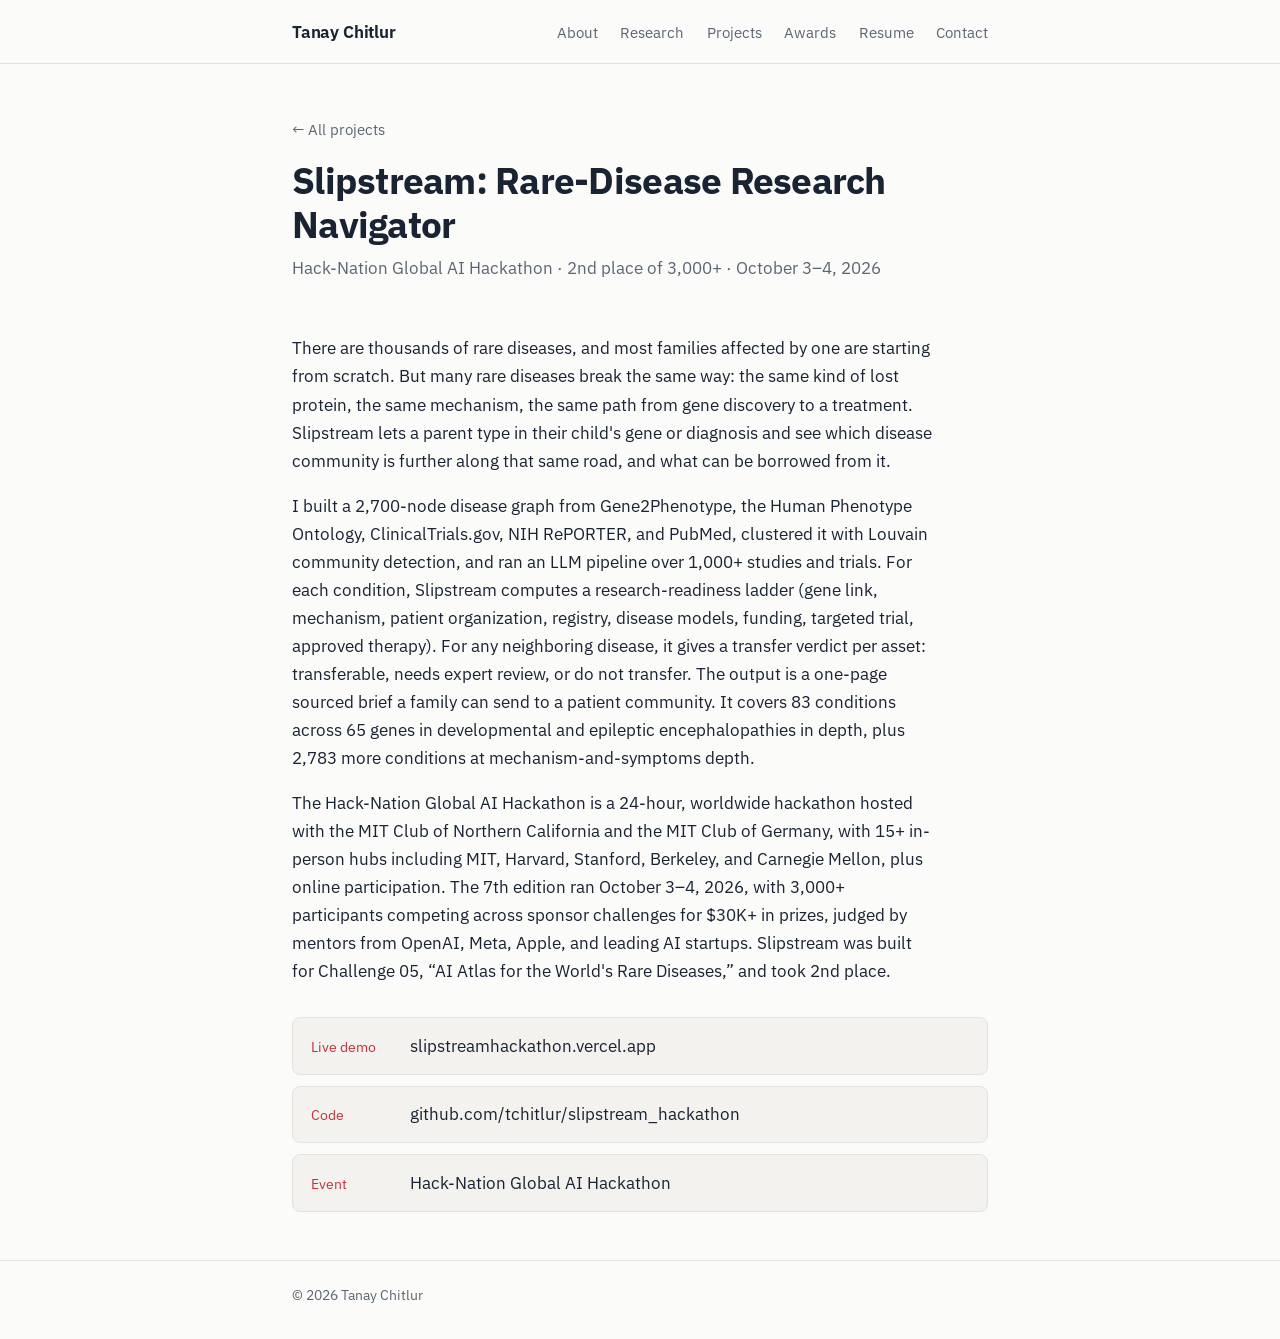
<file: projects/hack-nation-2026.html>
<!DOCTYPE html>
<html lang="en">
<head>
<meta charset="utf-8">
<meta name="viewport" content="width=device-width, initial-scale=1">
<title>Slipstream: Rare-Disease Research Navigator — Tanay Chitlur</title>
<meta name="description" content="Slipstream maps which rare-disease communities are further along the same research road, so families and researchers can borrow what transfers. 2nd place of 3,000+ at the Hack-Nation Global AI Hackathon, October 2026.">
<link rel="canonical" href="https://tanaychitlur.com/projects/hack-nation-2026.html">
<link rel="icon" href="/favicon.png" sizes="96x96" type="image/png">
<link rel="icon" href="/favicon.ico" sizes="48x48">
<link rel="apple-touch-icon" href="/images/apple-touch-icon.png">
<link rel="preconnect" href="https://fonts.googleapis.com">
<link rel="preconnect" href="https://fonts.gstatic.com" crossorigin>
<link href="https://fonts.googleapis.com/css2?family=IBM+Plex+Sans:wght@400;600;650;700&display=swap" rel="stylesheet">
<link rel="stylesheet" href="../css/style.css?v=7">
</head>
<body>

<header class="site">
  <div class="wrap">
    <a class="wordmark" href="../index.html">Tanay Chitlur</a>
    <nav class="main">
      <a href="../index.html#about">About</a>
      <a href="../index.html#research">Research</a>
      <a href="../index.html#projects">Projects</a>
      <a href="../index.html#awards">Awards</a>
      <a href="../files/tanay-chitlur-resume.pdf">Resume</a>
      <a href="../index.html#contact">Contact</a>
    </nav>
  </div>
</header>

<main class="wrap">
  <div class="project-head">
    <a class="crumb" href="../index.html#projects">&#8592; All projects</a>
    <h1>Slipstream: Rare-Disease Research Navigator</h1>
    <p class="project-meta">Hack-Nation Global AI Hackathon · 2nd place of 3,000+ · October 3&ndash;4, 2026</p>
  </div>

  <div class="project-body">
    <p>There are thousands of rare diseases, and most families affected by one are starting from scratch. But many rare diseases break the same way: the same kind of lost protein, the same mechanism, the same path from gene discovery to a treatment. Slipstream lets a parent type in their child's gene or diagnosis and see which disease community is further along that same road, and what can be borrowed from it.</p>
    <p>I built a 2,700-node disease graph from Gene2Phenotype, the Human Phenotype Ontology, ClinicalTrials.gov, NIH RePORTER, and PubMed, clustered it with Louvain community detection, and ran an LLM pipeline over 1,000+ studies and trials. For each condition, Slipstream computes a research-readiness ladder (gene link, mechanism, patient organization, registry, disease models, funding, targeted trial, approved therapy). For any neighboring disease, it gives a transfer verdict per asset: transferable, needs expert review, or do not transfer. The output is a one-page sourced brief a family can send to a patient community. It covers 83 conditions across 65 genes in developmental and epileptic encephalopathies in depth, plus 2,783 more conditions at mechanism-and-symptoms depth.</p>
    <p>The Hack-Nation Global AI Hackathon is a 24-hour, worldwide hackathon hosted with the MIT Club of Northern California and the MIT Club of Germany, with 15+ in-person hubs including MIT, Harvard, Stanford, Berkeley, and Carnegie Mellon, plus online participation. The 7th edition ran October 3&ndash;4, 2026, with 3,000+ participants competing across sponsor challenges for $30K+ in prizes, judged by mentors from OpenAI, Meta, Apple, and leading AI startups. Slipstream was built for Challenge 05, &ldquo;AI Atlas for the World's Rare Diseases,&rdquo; and took 2nd place.</p>
    <ul class="doc-list">
      <li><a href="https://slipstreamhackathon.vercel.app/" target="_blank" rel="noopener"><span class="doc-kind">Live demo</span> slipstreamhackathon.vercel.app</a></li>
      <li><a href="https://github.com/tchitlur/slipstream_hackathon" target="_blank" rel="noopener"><span class="doc-kind">Code</span> github.com/tchitlur/slipstream_hackathon</a></li>
      <li><a href="https://hack-nation.ai/" target="_blank" rel="noopener"><span class="doc-kind">Event</span> Hack-Nation Global AI Hackathon</a></li>
    </ul>
  </div>
</main>

<footer class="site">
  <div class="wrap">© 2026 Tanay Chitlur</div>
</footer>

</body>
</html>
</file>
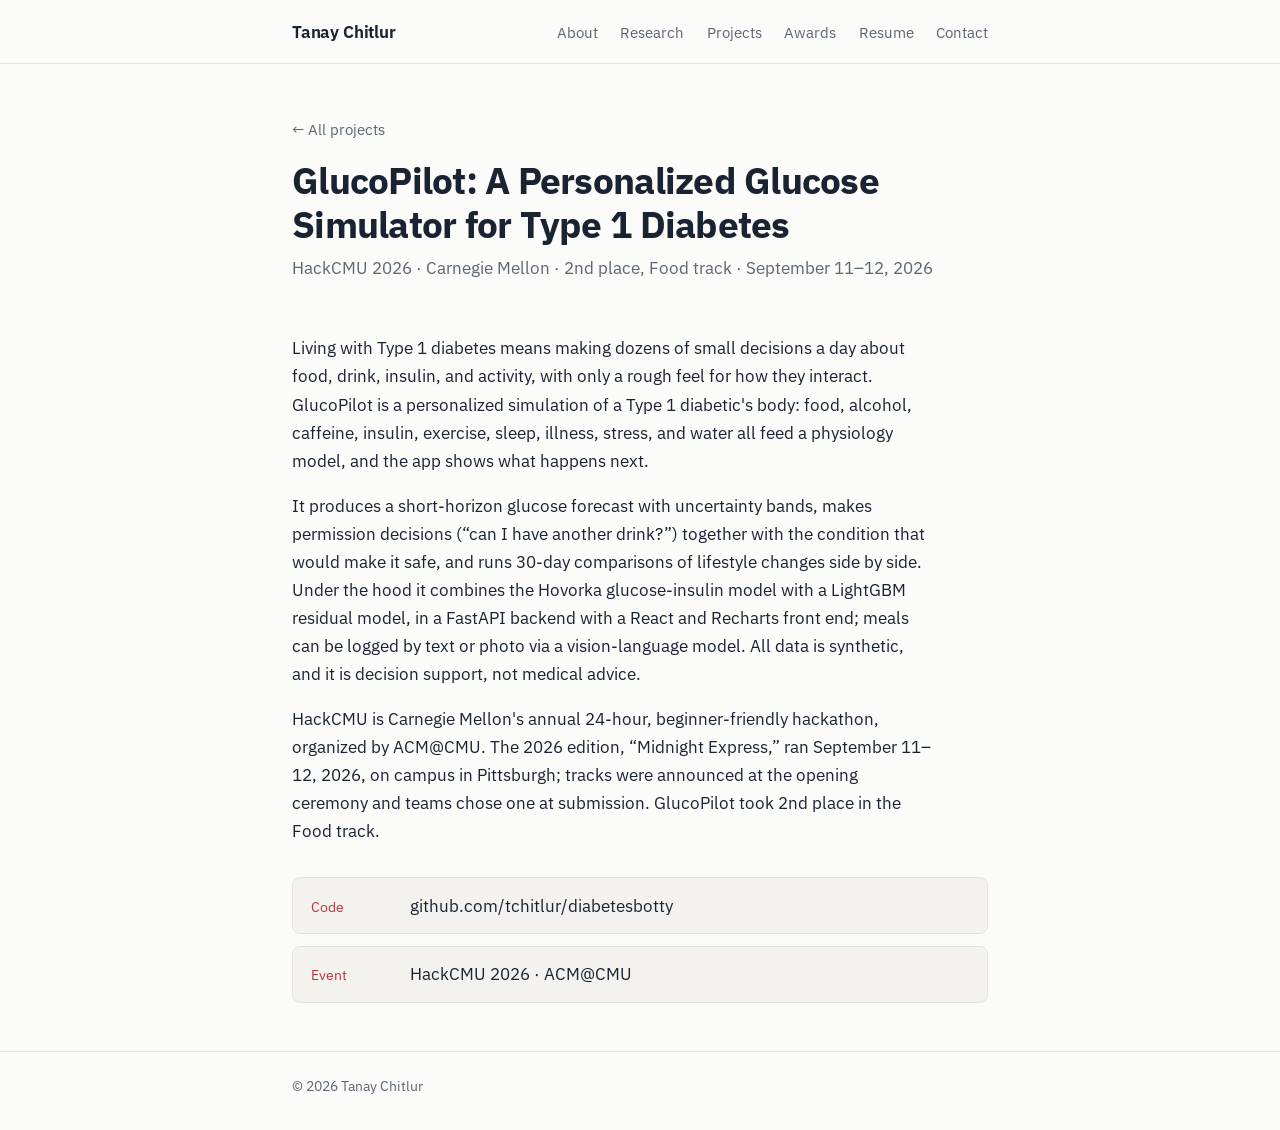
<file: projects/hackcmu-2026.html>
<!DOCTYPE html>
<html lang="en">
<head>
<meta charset="utf-8">
<meta name="viewport" content="width=device-width, initial-scale=1">
<title>GlucoPilot: A Personalized Glucose Simulator for Type 1 Diabetes — Tanay Chitlur</title>
<meta name="description" content="GlucoPilot simulates a Type 1 diabetic's body to forecast blood glucose, answer everyday 'can I?' questions, and compare lifestyle changes over 30 days. 2nd place in the Food track at HackCMU 2026.">
<link rel="canonical" href="https://tanaychitlur.com/projects/hackcmu-2026.html">
<link rel="icon" href="/favicon.png" sizes="96x96" type="image/png">
<link rel="icon" href="/favicon.ico" sizes="48x48">
<link rel="apple-touch-icon" href="/images/apple-touch-icon.png">
<link rel="preconnect" href="https://fonts.googleapis.com">
<link rel="preconnect" href="https://fonts.gstatic.com" crossorigin>
<link href="https://fonts.googleapis.com/css2?family=IBM+Plex+Sans:wght@400;600;650;700&display=swap" rel="stylesheet">
<link rel="stylesheet" href="../css/style.css?v=7">
</head>
<body>

<header class="site">
  <div class="wrap">
    <a class="wordmark" href="../index.html">Tanay Chitlur</a>
    <nav class="main">
      <a href="../index.html#about">About</a>
      <a href="../index.html#research">Research</a>
      <a href="../index.html#projects">Projects</a>
      <a href="../index.html#awards">Awards</a>
      <a href="../files/tanay-chitlur-resume.pdf">Resume</a>
      <a href="../index.html#contact">Contact</a>
    </nav>
  </div>
</header>

<main class="wrap">
  <div class="project-head">
    <a class="crumb" href="../index.html#projects">&#8592; All projects</a>
    <h1>GlucoPilot: A Personalized Glucose Simulator for Type 1 Diabetes</h1>
    <p class="project-meta">HackCMU 2026 · Carnegie Mellon · 2nd place, Food track · September 11&ndash;12, 2026</p>
  </div>

  <div class="project-body">
    <p>Living with Type 1 diabetes means making dozens of small decisions a day about food, drink, insulin, and activity, with only a rough feel for how they interact. GlucoPilot is a personalized simulation of a Type 1 diabetic's body: food, alcohol, caffeine, insulin, exercise, sleep, illness, stress, and water all feed a physiology model, and the app shows what happens next.</p>
    <p>It produces a short-horizon glucose forecast with uncertainty bands, makes permission decisions (&ldquo;can I have another drink?&rdquo;) together with the condition that would make it safe, and runs 30-day comparisons of lifestyle changes side by side. Under the hood it combines the Hovorka glucose-insulin model with a LightGBM residual model, in a FastAPI backend with a React and Recharts front end; meals can be logged by text or photo via a vision-language model. All data is synthetic, and it is decision support, not medical advice.</p>
    <p>HackCMU is Carnegie Mellon's annual 24-hour, beginner-friendly hackathon, organized by ACM@CMU. The 2026 edition, &ldquo;Midnight Express,&rdquo; ran September 11&ndash;12, 2026, on campus in Pittsburgh; tracks were announced at the opening ceremony and teams chose one at submission. GlucoPilot took 2nd place in the Food track.</p>
    <ul class="doc-list">
      <li><a href="https://github.com/tchitlur/diabetesbotty" target="_blank" rel="noopener"><span class="doc-kind">Code</span> github.com/tchitlur/diabetesbotty</a></li>
      <li><a href="https://www.acmatcmu.com/hackcmu2026/" target="_blank" rel="noopener"><span class="doc-kind">Event</span> HackCMU 2026 · ACM@CMU</a></li>
    </ul>
  </div>
</main>

<footer class="site">
  <div class="wrap">© 2026 Tanay Chitlur</div>
</footer>

</body>
</html>
</file>
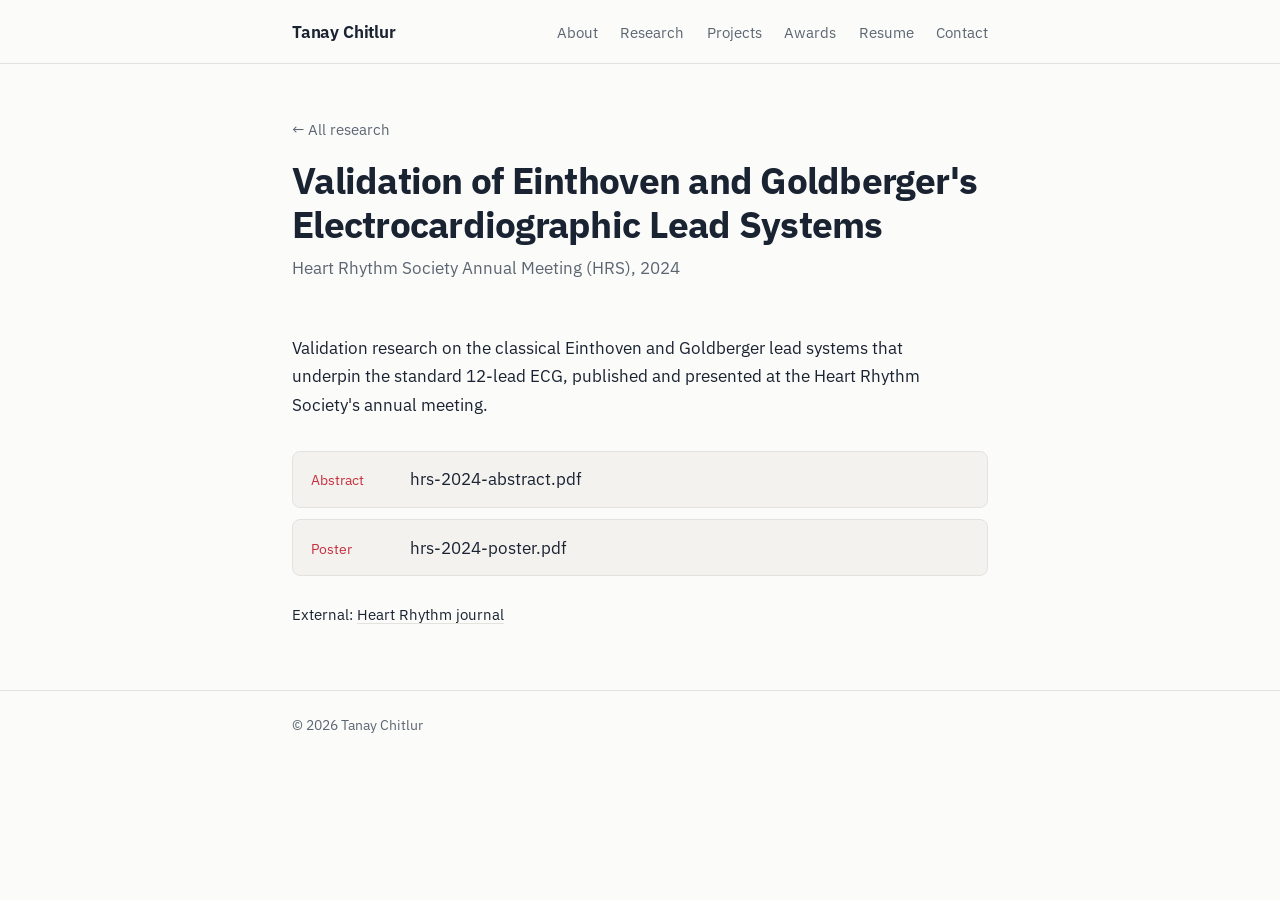
<file: projects/hrs-2024.html>
<!DOCTYPE html>
<html lang="en">
<head>
<meta charset="utf-8">
<meta name="viewport" content="width=device-width, initial-scale=1">
<title>Validation of Einthoven and Goldberger's Electrocardiographic Lead Systems — Tanay Chitlur</title>
<meta name="description" content="Validation research on the classical Einthoven and Goldberger lead systems that underpin the standard 12-lead ECG, published and presented at the Heart Rhythm Society's annual meeting.">
<link rel="canonical" href="https://tanaychitlur.com/projects/hrs-2024.html">
<link rel="icon" href="/favicon.png" sizes="96x96" type="image/png">
<link rel="icon" href="/favicon.ico" sizes="48x48">
<link rel="apple-touch-icon" href="/images/apple-touch-icon.png">
<link rel="preconnect" href="https://fonts.googleapis.com">
<link rel="preconnect" href="https://fonts.gstatic.com" crossorigin>
<link href="https://fonts.googleapis.com/css2?family=IBM+Plex+Sans:wght@400;600;650;700&display=swap" rel="stylesheet">
<link rel="stylesheet" href="../css/style.css?v=7">
</head>
<body>

<header class="site">
  <div class="wrap">
    <a class="wordmark" href="../index.html">Tanay Chitlur</a>
    <nav class="main">
      <a href="../index.html#about">About</a>
      <a href="../index.html#research">Research</a>
      <a href="../index.html#projects">Projects</a>
      <a href="../index.html#awards">Awards</a>
      <a href="../files/tanay-chitlur-resume.pdf">Resume</a>
      <a href="../index.html#contact">Contact</a>
    </nav>
  </div>
</header>

<main class="wrap">
  <div class="project-head">
    <a class="crumb" href="../index.html#research">&#8592; All research</a>
    <h1>Validation of Einthoven and Goldberger's Electrocardiographic Lead Systems</h1>
    <p class="project-meta">Heart Rhythm Society Annual Meeting (HRS), 2024</p>
  </div>

  <div class="project-body">
    <p>Validation research on the classical Einthoven and Goldberger lead systems that underpin the standard 12-lead ECG, published and presented at the Heart Rhythm Society's annual meeting.</p>
    <ul class="doc-list">
      <li><a href="../files/hrs-2024-abstract.pdf" target="_blank" rel="noopener"><span class="doc-kind">Abstract</span> hrs-2024-abstract.pdf</a></li>
      <li><a href="../files/hrs-2024-poster.pdf" target="_blank" rel="noopener"><span class="doc-kind">Poster</span> hrs-2024-poster.pdf</a></li>
    </ul>
    <p class="ext-links">External: <a href="https://www.heartrhythmjournal.com/article/S1547-5271(24)01162-7/fulltext" target="_blank" rel="noopener">Heart Rhythm journal</a></p>
  </div>
</main>

<footer class="site">
  <div class="wrap">© 2026 Tanay Chitlur</div>
</footer>

</body>
</html>
</file>
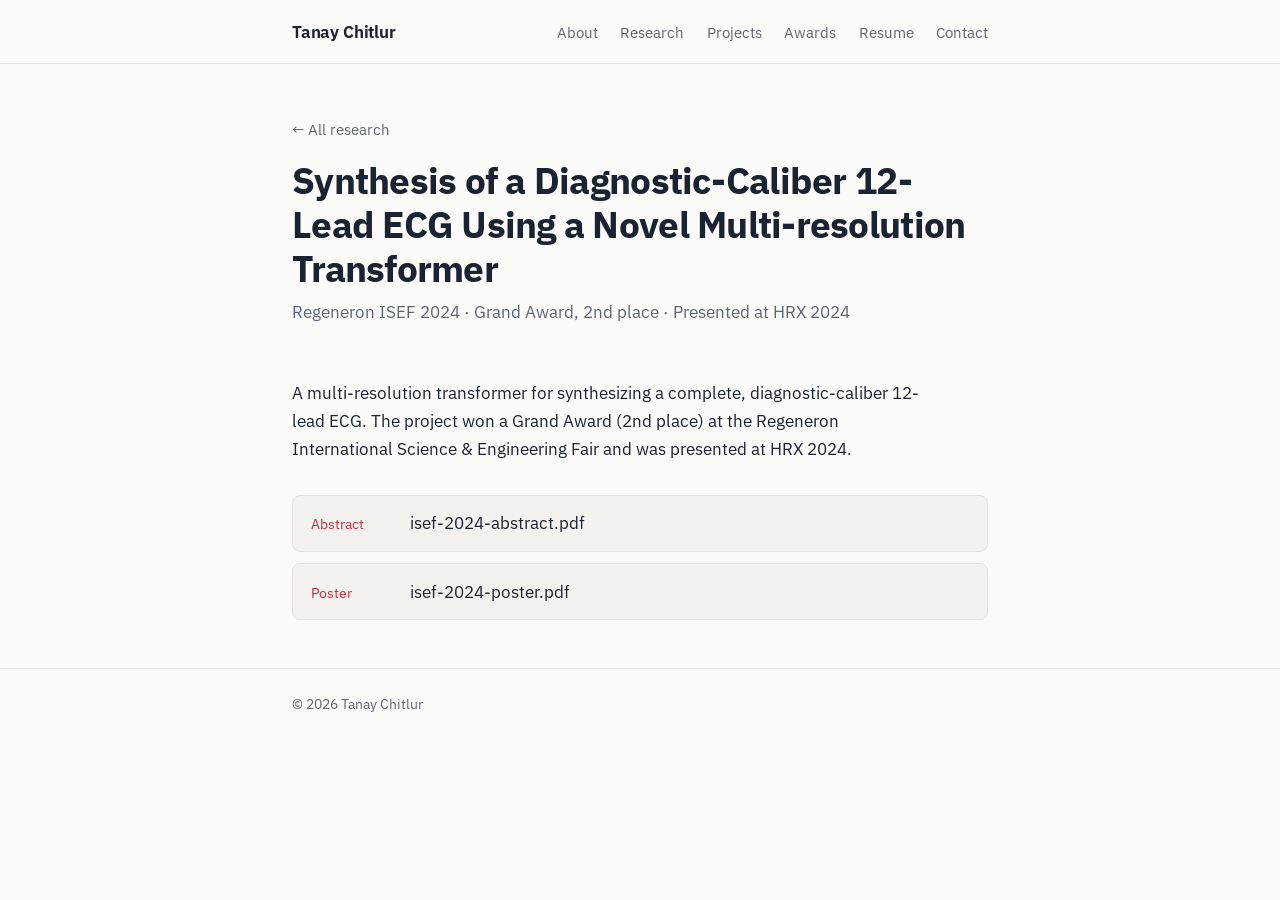
<file: projects/isef-2024.html>
<!DOCTYPE html>
<html lang="en">
<head>
<meta charset="utf-8">
<meta name="viewport" content="width=device-width, initial-scale=1">
<title>Synthesis of a Diagnostic-Caliber 12-Lead ECG Using a Novel Multi-resolution Transformer — Tanay Chitlur</title>
<meta name="description" content="A multi-resolution transformer for synthesizing a complete, diagnostic-caliber 12-lead ECG. The project won a Grand Award (2nd place) at the Regeneron International Science & Engineering Fair and was presented at HRX 2024.">
<link rel="canonical" href="https://tanaychitlur.com/projects/isef-2024.html">
<link rel="icon" href="/favicon.png" sizes="96x96" type="image/png">
<link rel="icon" href="/favicon.ico" sizes="48x48">
<link rel="apple-touch-icon" href="/images/apple-touch-icon.png">
<link rel="preconnect" href="https://fonts.googleapis.com">
<link rel="preconnect" href="https://fonts.gstatic.com" crossorigin>
<link href="https://fonts.googleapis.com/css2?family=IBM+Plex+Sans:wght@400;600;650;700&display=swap" rel="stylesheet">
<link rel="stylesheet" href="../css/style.css?v=7">
</head>
<body>

<header class="site">
  <div class="wrap">
    <a class="wordmark" href="../index.html">Tanay Chitlur</a>
    <nav class="main">
      <a href="../index.html#about">About</a>
      <a href="../index.html#research">Research</a>
      <a href="../index.html#projects">Projects</a>
      <a href="../index.html#awards">Awards</a>
      <a href="../files/tanay-chitlur-resume.pdf">Resume</a>
      <a href="../index.html#contact">Contact</a>
    </nav>
  </div>
</header>

<main class="wrap">
  <div class="project-head">
    <a class="crumb" href="../index.html#research">&#8592; All research</a>
    <h1>Synthesis of a Diagnostic-Caliber 12-Lead ECG Using a Novel Multi-resolution Transformer</h1>
    <p class="project-meta">Regeneron ISEF 2024 · Grand Award, 2nd place · Presented at HRX 2024</p>
  </div>

  <div class="project-body">
    <p>A multi-resolution transformer for synthesizing a complete, diagnostic-caliber 12-lead ECG. The project won a Grand Award (2nd place) at the Regeneron International Science &amp; Engineering Fair and was presented at HRX 2024.</p>
    <ul class="doc-list">
      <li><a href="../files/isef-2024-abstract.pdf" target="_blank" rel="noopener"><span class="doc-kind">Abstract</span> isef-2024-abstract.pdf</a></li>
      <li><a href="../files/isef-2024-poster.pdf" target="_blank" rel="noopener"><span class="doc-kind">Poster</span> isef-2024-poster.pdf</a></li>
    </ul>

  </div>
</main>

<footer class="site">
  <div class="wrap">© 2026 Tanay Chitlur</div>
</footer>

</body>
</html>
</file>
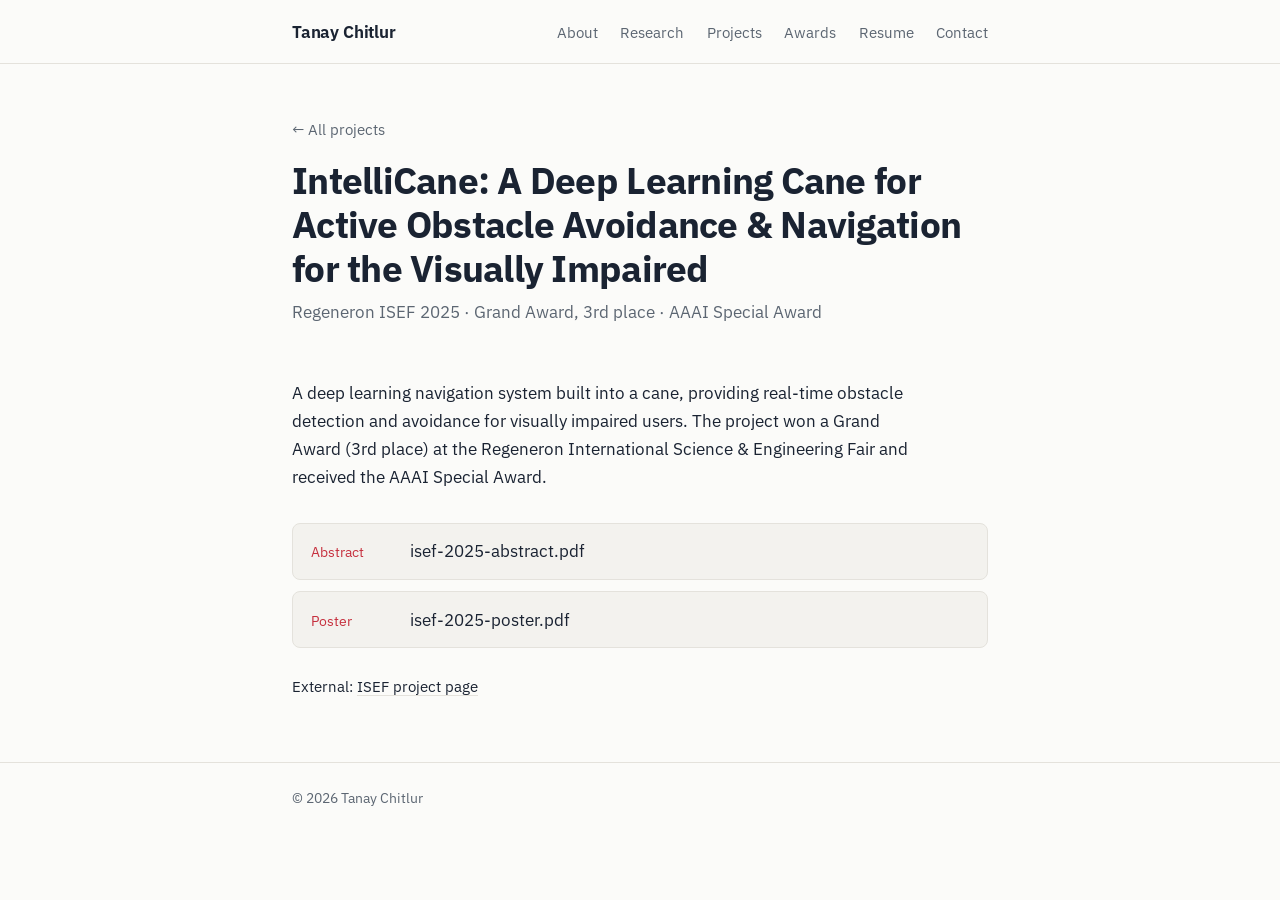
<file: projects/isef-2025.html>
<!DOCTYPE html>
<html lang="en">
<head>
<meta charset="utf-8">
<meta name="viewport" content="width=device-width, initial-scale=1">
<title>IntelliCane: A Deep Learning Cane for Active Obstacle Avoidance &amp; Navigation for the Visually Impaired — Tanay Chitlur</title>
<meta name="description" content="A deep learning navigation system built into a cane, providing real-time obstacle detection and avoidance for visually impaired users. The project won a Grand Award (3rd place) at the Regeneron International Science & Engineering Fair and received the AAAI Special Award.">
<link rel="canonical" href="https://tanaychitlur.com/projects/isef-2025.html">
<link rel="icon" href="/favicon.png" sizes="96x96" type="image/png">
<link rel="icon" href="/favicon.ico" sizes="48x48">
<link rel="apple-touch-icon" href="/images/apple-touch-icon.png">
<link rel="preconnect" href="https://fonts.googleapis.com">
<link rel="preconnect" href="https://fonts.gstatic.com" crossorigin>
<link href="https://fonts.googleapis.com/css2?family=IBM+Plex+Sans:wght@400;600;650;700&display=swap" rel="stylesheet">
<link rel="stylesheet" href="../css/style.css?v=7">
</head>
<body>

<header class="site">
  <div class="wrap">
    <a class="wordmark" href="../index.html">Tanay Chitlur</a>
    <nav class="main">
      <a href="../index.html#about">About</a>
      <a href="../index.html#research">Research</a>
      <a href="../index.html#projects">Projects</a>
      <a href="../index.html#awards">Awards</a>
      <a href="../files/tanay-chitlur-resume.pdf">Resume</a>
      <a href="../index.html#contact">Contact</a>
    </nav>
  </div>
</header>

<main class="wrap">
  <div class="project-head">
    <a class="crumb" href="../index.html#projects">&#8592; All projects</a>
    <h1>IntelliCane: A Deep Learning Cane for Active Obstacle Avoidance &amp; Navigation for the Visually Impaired</h1>
    <p class="project-meta">Regeneron ISEF 2025 · Grand Award, 3rd place · AAAI Special Award</p>
  </div>

  <div class="project-body">
    <p>A deep learning navigation system built into a cane, providing real-time obstacle detection and avoidance for visually impaired users. The project won a Grand Award (3rd place) at the Regeneron International Science &amp; Engineering Fair and received the AAAI Special Award.</p>
    <ul class="doc-list">
      <li><a href="../files/isef-2025-abstract.pdf" target="_blank" rel="noopener"><span class="doc-kind">Abstract</span> isef-2025-abstract.pdf</a></li>
      <li><a href="../files/isef-2025-poster.pdf" target="_blank" rel="noopener"><span class="doc-kind">Poster</span> isef-2025-poster.pdf</a></li>
    </ul>
    <p class="ext-links">External: <a href="https://isef.net/project/robo066t-ai-based-navigational-aid-for-visually-impaired" target="_blank" rel="noopener">ISEF project page</a></p>
  </div>
</main>

<footer class="site">
  <div class="wrap">© 2026 Tanay Chitlur</div>
</footer>

</body>
</html>
</file>
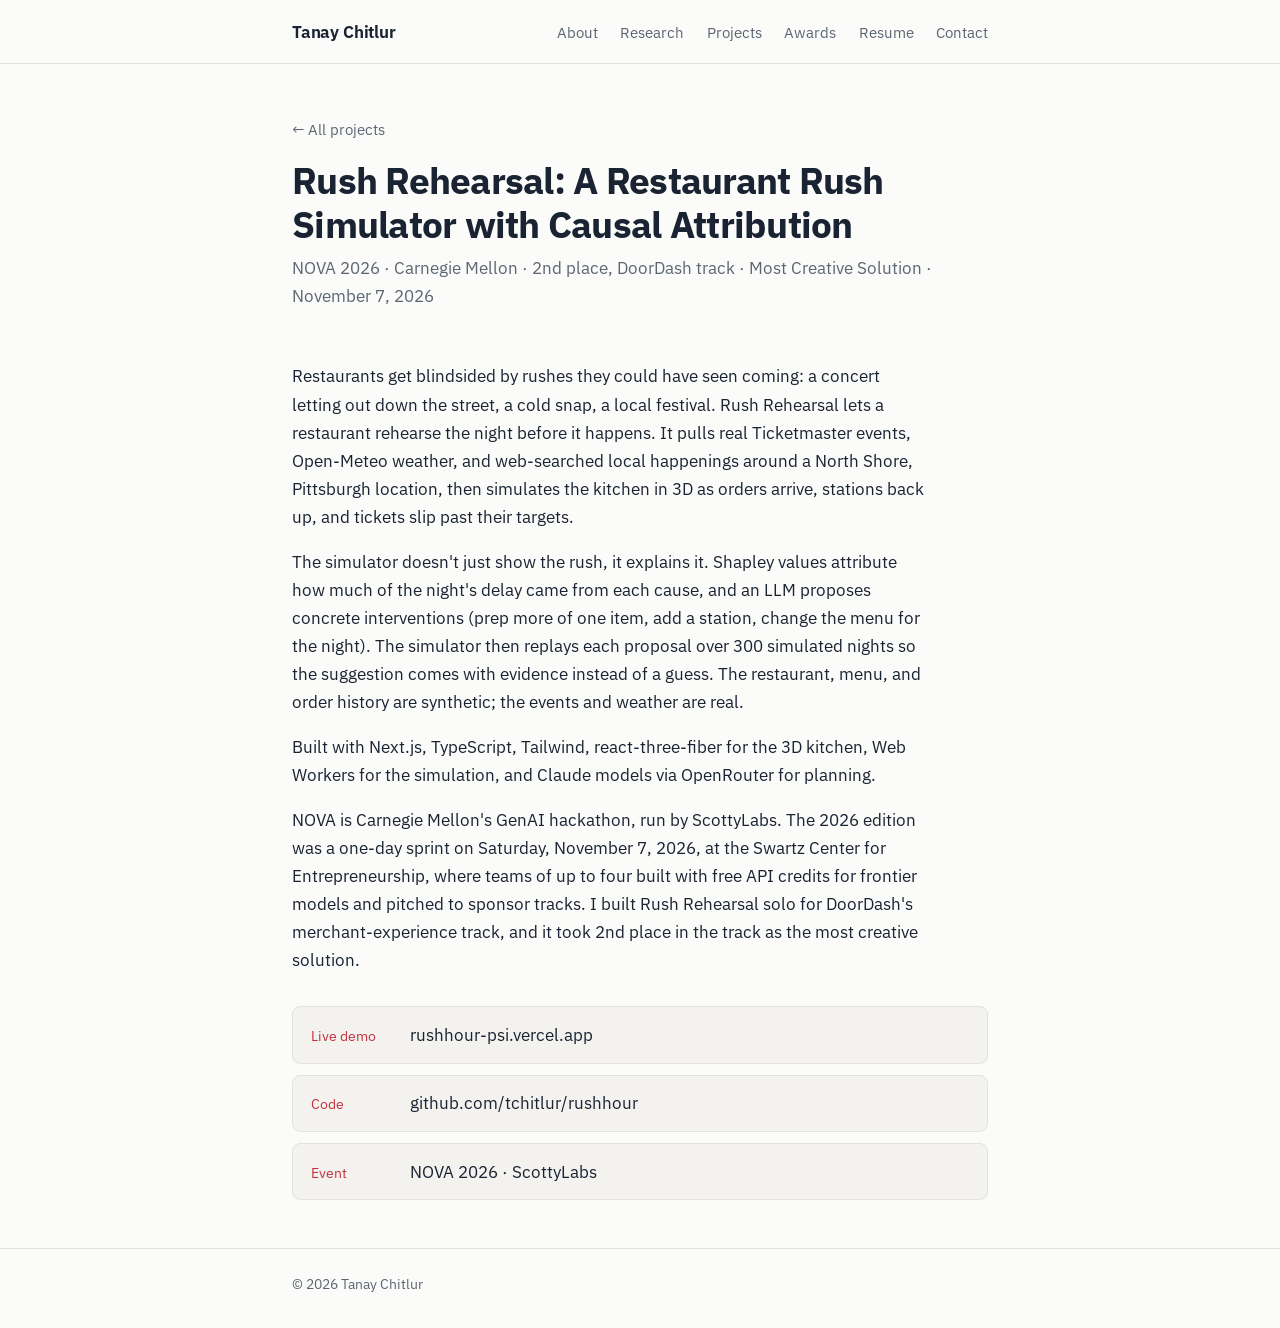
<file: projects/nova-2026.html>
<!DOCTYPE html>
<html lang="en">
<head>
<meta charset="utf-8">
<meta name="viewport" content="width=device-width, initial-scale=1">
<title>Rush Rehearsal: A Restaurant Rush Simulator with Causal Attribution — Tanay Chitlur</title>
<meta name="description" content="Rush Rehearsal simulates a restaurant's busiest nights from real event and weather data, attributes the causes of a rush with Shapley values, and stress-tests LLM-proposed fixes. Built solo at NOVA 2026, Carnegie Mellon's GenAI hackathon; 2nd place in the DoorDash track for most creative solution.">
<link rel="canonical" href="https://tanaychitlur.com/projects/nova-2026.html">
<link rel="icon" href="/favicon.png" sizes="96x96" type="image/png">
<link rel="icon" href="/favicon.ico" sizes="48x48">
<link rel="apple-touch-icon" href="/images/apple-touch-icon.png">
<link rel="preconnect" href="https://fonts.googleapis.com">
<link rel="preconnect" href="https://fonts.gstatic.com" crossorigin>
<link href="https://fonts.googleapis.com/css2?family=IBM+Plex+Sans:wght@400;600;650;700&display=swap" rel="stylesheet">
<link rel="stylesheet" href="../css/style.css?v=7">
</head>
<body>

<header class="site">
  <div class="wrap">
    <a class="wordmark" href="../index.html">Tanay Chitlur</a>
    <nav class="main">
      <a href="../index.html#about">About</a>
      <a href="../index.html#research">Research</a>
      <a href="../index.html#projects">Projects</a>
      <a href="../index.html#awards">Awards</a>
      <a href="../files/tanay-chitlur-resume.pdf">Resume</a>
      <a href="../index.html#contact">Contact</a>
    </nav>
  </div>
</header>

<main class="wrap">
  <div class="project-head">
    <a class="crumb" href="../index.html#projects">&#8592; All projects</a>
    <h1>Rush Rehearsal: A Restaurant Rush Simulator with Causal Attribution</h1>
    <p class="project-meta">NOVA 2026 · Carnegie Mellon · 2nd place, DoorDash track · Most Creative Solution · November 7, 2026</p>
  </div>

  <div class="project-body">
    <p>Restaurants get blindsided by rushes they could have seen coming: a concert letting out down the street, a cold snap, a local festival. Rush Rehearsal lets a restaurant rehearse the night before it happens. It pulls real Ticketmaster events, Open-Meteo weather, and web-searched local happenings around a North Shore, Pittsburgh location, then simulates the kitchen in 3D as orders arrive, stations back up, and tickets slip past their targets.</p>
    <p>The simulator doesn't just show the rush, it explains it. Shapley values attribute how much of the night's delay came from each cause, and an LLM proposes concrete interventions (prep more of one item, add a station, change the menu for the night). The simulator then replays each proposal over 300 simulated nights so the suggestion comes with evidence instead of a guess. The restaurant, menu, and order history are synthetic; the events and weather are real.</p>
    <p>Built with Next.js, TypeScript, Tailwind, react-three-fiber for the 3D kitchen, Web Workers for the simulation, and Claude models via OpenRouter for planning.</p>
    <p>NOVA is Carnegie Mellon's GenAI hackathon, run by ScottyLabs. The 2026 edition was a one-day sprint on Saturday, November 7, 2026, at the Swartz Center for Entrepreneurship, where teams of up to four built with free API credits for frontier models and pitched to sponsor tracks. I built Rush Rehearsal solo for DoorDash's merchant-experience track, and it took 2nd place in the track as the most creative solution.</p>
    <ul class="doc-list">
      <li><a href="https://rushhour-psi.vercel.app/" target="_blank" rel="noopener"><span class="doc-kind">Live demo</span> rushhour-psi.vercel.app</a></li>
      <li><a href="https://github.com/tchitlur/rushhour" target="_blank" rel="noopener"><span class="doc-kind">Code</span> github.com/tchitlur/rushhour</a></li>
      <li><a href="https://nova.scottylabs.org/" target="_blank" rel="noopener"><span class="doc-kind">Event</span> NOVA 2026 · ScottyLabs</a></li>
    </ul>
  </div>
</main>

<footer class="site">
  <div class="wrap">© 2026 Tanay Chitlur</div>
</footer>

</body>
</html>
</file>
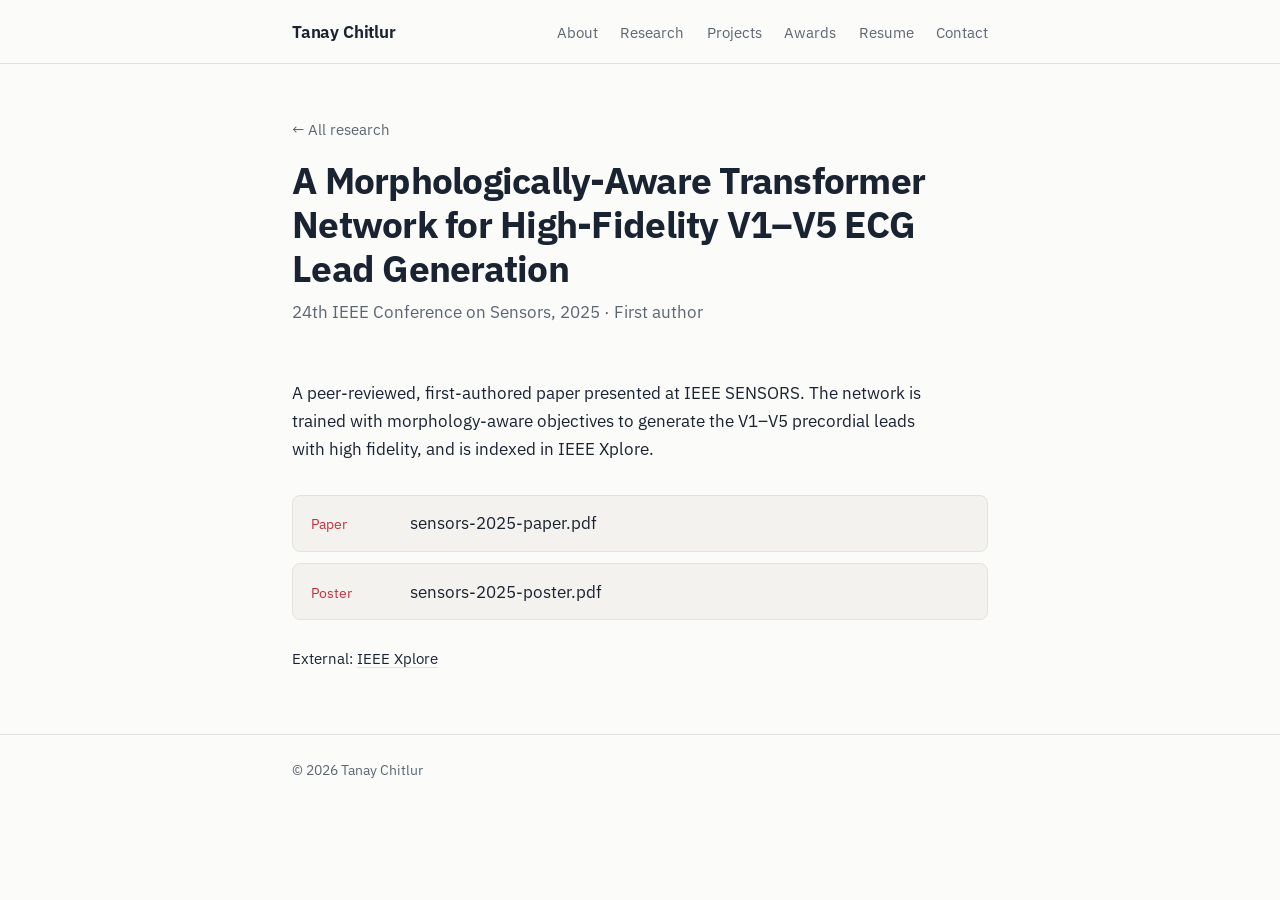
<file: projects/sensors-2025.html>
<!DOCTYPE html>
<html lang="en">
<head>
<meta charset="utf-8">
<meta name="viewport" content="width=device-width, initial-scale=1">
<title>A Morphologically-Aware Transformer Network for High-Fidelity V1&ndash;V5 ECG Lead Generation — Tanay Chitlur</title>
<meta name="description" content="A peer-reviewed, first-authored paper presented at IEEE SENSORS. The network is trained with morphology-aware objectives to generate the V1–V5 precordial leads with high fidelity, and is indexed in IEEE Xplore.">
<link rel="canonical" href="https://tanaychitlur.com/projects/sensors-2025.html">
<link rel="icon" href="/favicon.png" sizes="96x96" type="image/png">
<link rel="icon" href="/favicon.ico" sizes="48x48">
<link rel="apple-touch-icon" href="/images/apple-touch-icon.png">
<link rel="preconnect" href="https://fonts.googleapis.com">
<link rel="preconnect" href="https://fonts.gstatic.com" crossorigin>
<link href="https://fonts.googleapis.com/css2?family=IBM+Plex+Sans:wght@400;600;650;700&display=swap" rel="stylesheet">
<link rel="stylesheet" href="../css/style.css?v=7">
</head>
<body>

<header class="site">
  <div class="wrap">
    <a class="wordmark" href="../index.html">Tanay Chitlur</a>
    <nav class="main">
      <a href="../index.html#about">About</a>
      <a href="../index.html#research">Research</a>
      <a href="../index.html#projects">Projects</a>
      <a href="../index.html#awards">Awards</a>
      <a href="../files/tanay-chitlur-resume.pdf">Resume</a>
      <a href="../index.html#contact">Contact</a>
    </nav>
  </div>
</header>

<main class="wrap">
  <div class="project-head">
    <a class="crumb" href="../index.html#research">&#8592; All research</a>
    <h1>A Morphologically-Aware Transformer Network for High-Fidelity V1&ndash;V5 ECG Lead Generation</h1>
    <p class="project-meta">24th IEEE Conference on Sensors, 2025 · First author</p>
  </div>

  <div class="project-body">
    <p>A peer-reviewed, first-authored paper presented at IEEE SENSORS. The network is trained with morphology-aware objectives to generate the V1&ndash;V5 precordial leads with high fidelity, and is indexed in IEEE Xplore.</p>
    <ul class="doc-list">
      <li><a href="../files/sensors-2025-paper.pdf" target="_blank" rel="noopener"><span class="doc-kind">Paper</span> sensors-2025-paper.pdf</a></li>
      <li><a href="../files/sensors-2025-poster.pdf" target="_blank" rel="noopener"><span class="doc-kind">Poster</span> sensors-2025-poster.pdf</a></li>
    </ul>
    <p class="ext-links">External: <a href="https://ieeexplore.ieee.org/document/11330497" target="_blank" rel="noopener">IEEE Xplore</a></p>
  </div>
</main>

<footer class="site">
  <div class="wrap">© 2026 Tanay Chitlur</div>
</footer>

</body>
</html>
</file>
<file: css/style.css>
/* Tanay Chitlur — portfolio
   Palette: paper white / ink navy / ECG crimson */

:root {
  --paper: #fbfbf9;
  --ink: #1a2332;
  --muted: #5c6672;
  --crimson: #c6303e;
  --hairline: #e4e2dc;
  --wash: #f3f2ee;
  --maxw: 46rem;
}

* { box-sizing: border-box; }

html { scroll-behavior: smooth; }

body {
  margin: 0;
  background: var(--paper);
  color: var(--ink);
  font-family: "IBM Plex Sans", -apple-system, "Segoe UI", Helvetica, Arial, sans-serif;
  font-size: 1.0625rem;
  line-height: 1.65;
  -webkit-font-smoothing: antialiased;
}

a { color: var(--ink); text-decoration-color: var(--hairline); text-underline-offset: 3px; }
a:hover { color: var(--crimson); text-decoration-color: var(--crimson); }
a:focus-visible, button:focus-visible {
  outline: 2px solid var(--crimson);
  outline-offset: 3px;
  border-radius: 2px;
}

.wrap { max-width: var(--maxw); margin: 0 auto; padding: 0 1.25rem; }

/* Nav */
header.site {
  border-bottom: 1px solid var(--hairline);
}
header.site .wrap {
  display: flex;
  align-items: baseline;
  justify-content: space-between;
  gap: 1rem;
  padding-top: 1.1rem;
  padding-bottom: 1.1rem;
}
.wordmark {
  font-weight: 650;
  letter-spacing: -0.01em;
  text-decoration: none;
}
nav.main { display: flex; gap: 1.4rem; flex-wrap: wrap; }
nav.main a { text-decoration: none; color: var(--muted); font-size: 0.95rem; }
nav.main a:hover { color: var(--crimson); }

/* Hero */
.hero { padding: 4.5rem 0 3rem; }
.hero h1 {
  font-size: clamp(2.4rem, 6vw, 3.4rem);
  font-weight: 700;
  letter-spacing: -0.025em;
  line-height: 1.1;
  margin: 0 0 0.4rem;
}
.hero p.lede {
  font-size: 1.15rem;
  color: var(--muted);
  max-width: 38rem;
  margin: 1.4rem 0 0;
}

/* Sections */
section { padding: 2.6rem 0; }
section + section { border-top: 1px solid var(--hairline); }
h2 {
  font-size: 1.35rem;
  font-weight: 650;
  letter-spacing: -0.01em;
  margin: 0 0 1.4rem;
}

/* About */
.about-grid {
  display: grid;
  grid-template-columns: 150px 1fr;
  gap: 2rem;
  align-items: start;
}
.about-grid img {
  width: 150px;
  height: 150px;
  object-fit: cover;
  border-radius: 8px;
  border: 1px solid var(--hairline);
}
.about-grid p { margin: 0 0 1rem; }
.about-grid p:last-child { margin-bottom: 0; }
@media (max-width: 560px) {
  .about-grid { grid-template-columns: 1fr; }
}

/* Research list */
ol.pubs { list-style: none; margin: 0; padding: 0; }
ol.pubs li {
  display: grid;
  grid-template-columns: 4.2rem 1fr;
  gap: 1.2rem;
  padding: 1.15rem 0;
  border-bottom: 1px solid var(--hairline);
}
ol.pubs li:first-child { border-top: 1px solid var(--hairline); }
.pub-year { color: var(--muted); font-variant-numeric: tabular-nums; }
.pub-title {
  font-weight: 600;
  text-decoration: none;
  display: inline-block;
  line-height: 1.4;
}
.pub-venue { color: var(--muted); font-size: 0.95rem; margin-top: 0.2rem; }
.award {
  display: inline-block;
  margin-top: 0.45rem;
  font-size: 0.85rem;
  color: var(--crimson);
  border: 1px solid currentColor;
  border-radius: 999px;
  padding: 0.05rem 0.6rem;
}

/* Contact */
.contact-links { display: flex; flex-wrap: wrap; gap: 0.8rem 1.8rem; align-items: center; }
button.reveal {
  font: inherit;
  color: var(--ink);
  background: var(--wash);
  border: 1px solid var(--hairline);
  border-radius: 6px;
  padding: 0.45rem 1rem;
  cursor: pointer;
}
button.reveal:hover { border-color: var(--crimson); color: var(--crimson); }

/* Project pages */
.project-head { padding: 3.2rem 0 0.6rem; }
.crumb { font-size: 0.92rem; color: var(--muted); text-decoration: none; }
.crumb:hover { color: var(--crimson); }
.project-head h1 {
  font-size: clamp(1.7rem, 4.5vw, 2.3rem);
  font-weight: 700;
  letter-spacing: -0.02em;
  line-height: 1.2;
  margin: 0.9rem 0 0.5rem;
}
.project-meta { color: var(--muted); margin: 0; }
.project-body { padding: 1.6rem 0 3rem; }
.project-body p { max-width: 40rem; }

.doc-list { list-style: none; margin: 2rem 0 0; padding: 0; display: grid; gap: 0.7rem; }
.doc-list a {
  display: flex;
  align-items: baseline;
  gap: 0.7rem;
  padding: 0.85rem 1.1rem;
  background: var(--wash);
  border: 1px solid var(--hairline);
  border-radius: 8px;
  text-decoration: none;
}
.doc-list a:hover { border-color: var(--crimson); }
.doc-kind { font-size: 0.85rem; color: var(--crimson); min-width: 5.5rem; }
.ext-links { margin-top: 1.6rem; font-size: 0.95rem; }
.ext-links a { margin-right: 1.6rem; }

/* Footer */
footer.site {
  border-top: 1px solid var(--hairline);
  color: var(--muted);
  font-size: 0.9rem;
}
footer.site .wrap { padding-top: 1.4rem; padding-bottom: 2rem; }

/* --- v2: research figure --- */
.ecg-figure { margin: 1.6rem 0 2.4rem; }
.ecg-legend {
  display: flex; flex-wrap: wrap; gap: 0.5rem 2rem;
  font-size: 0.8rem; letter-spacing: 0.07em; text-transform: uppercase;
  color: var(--muted); margin-bottom: 0.7rem;
}
.ecg-legend span { display: inline-flex; align-items: center; gap: 0.55rem; }
.swatch { display: inline-block; width: 1.6rem; height: 3px; border-radius: 2px; }
.swatch.navy { background: var(--ink); }
.swatch.amber { background: #b9821d; }
.ecg-figure figcaption {
  margin-top: 0.9rem; color: var(--muted); font-size: 0.95rem;
  max-width: 38rem; line-height: 1.6;
}

/* --- v2: richer research entries --- */
ol.pubs li { grid-template-columns: 4.6rem 1fr; padding: 1.7rem 0; }
.pub-year { display: flex; flex-direction: column; gap: 0.35rem; }
.pub-mark { width: 26px; height: 14px; }
.pub-mark path {
  fill: none; stroke: var(--ink); stroke-width: 1.8;
  stroke-linecap: round; stroke-linejoin: round;
}
a.pub-title { font-size: 1.15rem; font-weight: 700; letter-spacing: -0.01em; }
a.pub-title:hover { color: var(--crimson); }
.pub-eyebrow {
  margin-top: 0.45rem; font-size: 0.78rem; letter-spacing: 0.08em;
  text-transform: uppercase; color: var(--muted);
}
.pub-eyebrow .award-inline { color: var(--crimson); font-weight: 650; }
.pub-summary { margin: 0.7rem 0 0.9rem; max-width: 40rem; color: var(--ink); }
.pub-links {
  font-size: 0.82rem; letter-spacing: 0.07em; text-transform: uppercase;
  display: flex; flex-wrap: wrap; gap: 0.4rem 1.6rem;
}
.pub-links a { color: var(--muted); text-decoration-color: var(--hairline); }
.pub-links a.primary { color: var(--ink); font-weight: 650; text-decoration-color: var(--ink); }
.pub-links a:hover, .pub-links a.primary:hover { color: var(--crimson); text-decoration-color: var(--crimson); }
@media (max-width: 480px) {
  ol.pubs li { grid-template-columns: 1fr; gap: 0.5rem; }
  .pub-year { flex-direction: row; align-items: center; }
}

/* --- v3: update bar --- */
.update-bar {
  background: #fbf1f1;
  border-bottom: 1px solid #f0dcdc;
  font-size: 0.9rem;
}
.update-bar .wrap { padding-top: 0.55rem; padding-bottom: 0.55rem; }
.update-label {
  color: var(--crimson);
  font-weight: 650;
  font-size: 0.78rem;
  letter-spacing: 0.08em;
  text-transform: uppercase;
  margin-right: 0.7rem;
}

/* --- v4: awards + tools --- */
ol.awards { list-style: none; margin: 0; padding: 0; }
ol.awards li {
  display: grid; grid-template-columns: 4.6rem 1fr; gap: 1.2rem;
  padding: 1.05rem 0; border-bottom: 1px solid var(--hairline);
}
ol.awards li:first-child { border-top: 1px solid var(--hairline); }
.award-year { color: var(--muted); font-variant-numeric: tabular-nums; }
ol.awards strong { font-weight: 650; }
@media (max-width: 480px) {
  ol.awards li { grid-template-columns: 1fr; gap: 0.25rem; }
}

.tools-grid {
  display: grid; grid-template-columns: repeat(4, 1fr); gap: 2rem;
}
.tools-grid h3 {
  font-size: 0.78rem; letter-spacing: 0.08em; text-transform: uppercase;
  color: var(--muted); font-weight: 650; margin: 0 0 0.6rem;
}
.tools-grid ul { list-style: none; margin: 0; padding: 0; }
.tools-grid li {
  padding: 0.45rem 0; border-bottom: 1px solid var(--hairline); font-size: 0.98rem;
}
@media (max-width: 720px) { .tools-grid { grid-template-columns: repeat(2, 1fr); } }
@media (max-width: 400px) { .tools-grid { grid-template-columns: 1fr; } }

#contact > p { max-width: 34rem; margin-top: 0; }

/* --- v5: mobile polish --- */
.ecg-scroll { overflow-x: auto; -webkit-overflow-scrolling: touch; }
.ecg-scroll svg { min-width: 640px; }
.scroll-hint { display: none; }

.doc-list a { flex-wrap: wrap; }
.contact-links a { overflow-wrap: anywhere; }

@media (max-width: 640px) {
  /* header: wordmark on top, nav in a clean row beneath — no awkward wrap */
  header.site .wrap {
    flex-direction: column;
    align-items: flex-start;
    gap: 0.4rem;
    padding-top: 0.9rem;
    padding-bottom: 0.9rem;
  }
  nav.main { gap: 1.15rem; }
  nav.main a { font-size: 0.9rem; }

  .hero { padding: 3rem 0 2.2rem; }
  section { padding: 2.1rem 0; }

  .update-bar { font-size: 0.82rem; line-height: 1.5; }

  .scroll-hint {
    display: block;
    margin-top: 0.5rem;
    font-size: 0.78rem;
    letter-spacing: 0.07em;
    text-transform: uppercase;
    color: var(--muted);
  }

  .pub-links { gap: 0.4rem 1.2rem; }
  .project-head { padding-top: 2.2rem; }
}

/* --- v6: clickable-title affordance --- */
a.pub-title {
  text-decoration: underline;
  text-decoration-color: #c3bdb2;
  text-decoration-thickness: 1.5px;
  text-underline-offset: 5px;
}
a.pub-title:hover { text-decoration-color: var(--crimson); }

/* --- v7: projects section + hero without trace --- */
.hero h1 { margin-bottom: 0; }
.update-bar a { text-decoration-color: #e6b9bd; }
.update-bar a:hover { text-decoration-color: var(--crimson); }
</file>
